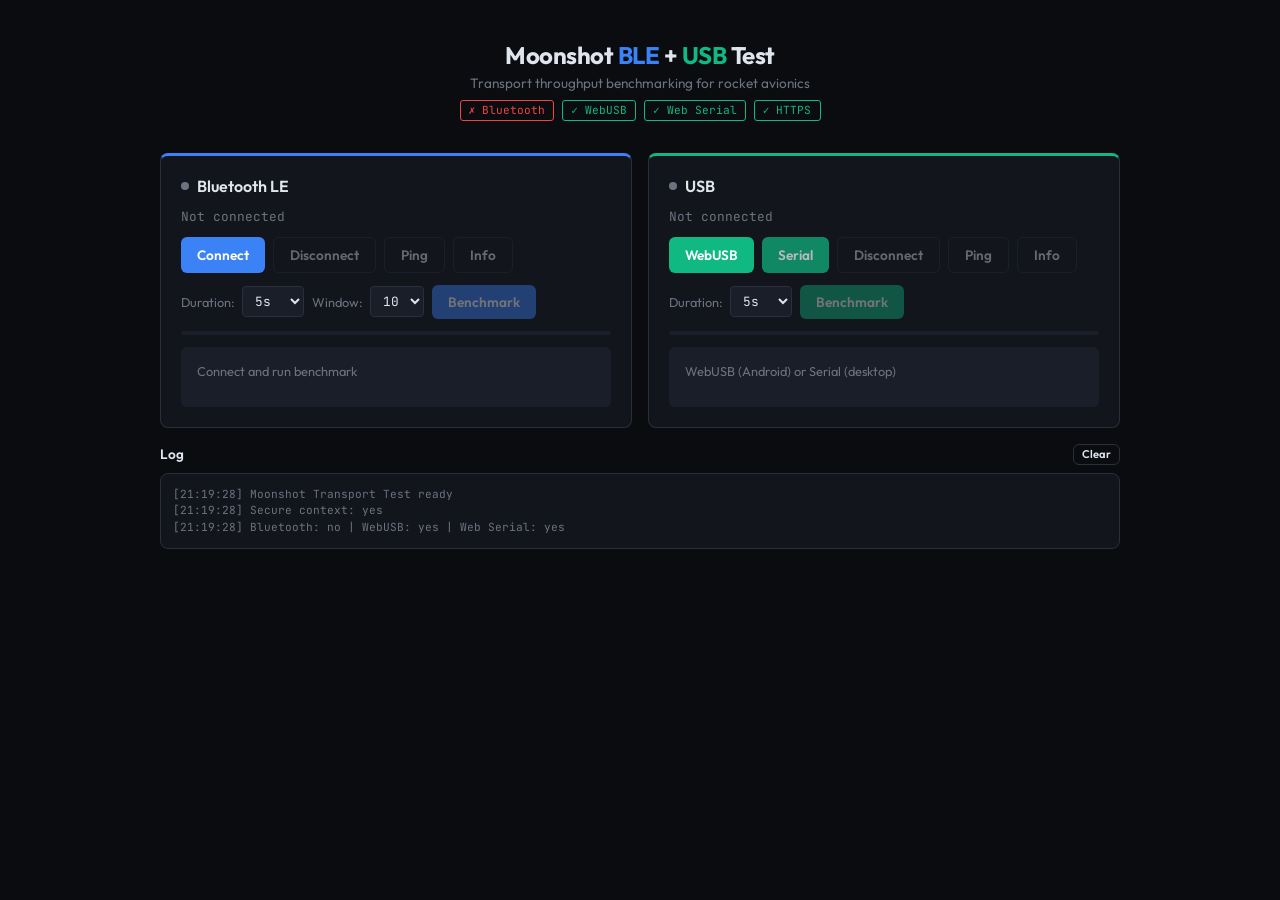
<file: ble usb.html>
<!DOCTYPE html>
<html lang="en">
<head>
<meta charset="UTF-8">
<meta name="viewport" content="width=device-width, initial-scale=1.0">
<title>Moonshot Transport Test</title>
<style>
  @import url('https://fonts.googleapis.com/css2?family=JetBrains+Mono:wght@300;400;500;700&family=Outfit:wght@300;400;600;700&display=swap');

  :root {
    --bg: #0a0c10;
    --surface: #12151c;
    --surface2: #1a1e28;
    --border: #2a2f3d;
    --text: #e0e4ed;
    --text-dim: #6b7280;
    --accent-ble: #3b82f6;
    --accent-usb: #10b981;
    --accent-warn: #f59e0b;
    --accent-err: #ef4444;
    --radius: 8px;
  }

  * { margin: 0; padding: 0; box-sizing: border-box; }

  body {
    font-family: 'Outfit', sans-serif;
    background: var(--bg);
    color: var(--text);
    min-height: 100vh;
    padding: 1rem;
  }

  .mono { font-family: 'JetBrains Mono', monospace; }

  header {
    text-align: center;
    padding: 1.5rem 0 1rem;
  }
  header h1 {
    font-size: 1.5rem;
    font-weight: 700;
    letter-spacing: -0.02em;
  }
  header h1 span.ble { color: var(--accent-ble); }
  header h1 span.usb { color: var(--accent-usb); }
  header p {
    color: var(--text-dim);
    font-size: 0.85rem;
    margin-top: 0.25rem;
  }

  .grid {
    display: grid;
    grid-template-columns: 1fr 1fr;
    gap: 1rem;
    max-width: 960px;
    margin: 0 auto;
  }
  @media (max-width: 700px) {
    .grid { grid-template-columns: 1fr; }
  }

  .card {
    background: var(--surface);
    border: 1px solid var(--border);
    border-radius: var(--radius);
    padding: 1.25rem;
  }
  .card.ble { border-top: 3px solid var(--accent-ble); }
  .card.usb { border-top: 3px solid var(--accent-usb); }

  .card h2 {
    font-size: 1rem;
    font-weight: 600;
    margin-bottom: 0.75rem;
    display: flex;
    align-items: center;
    gap: 0.5rem;
  }
  .card h2 .dot {
    width: 8px; height: 8px;
    border-radius: 50%;
    background: var(--text-dim);
    flex-shrink: 0;
  }
  .card h2 .dot.connected { background: var(--accent-usb); box-shadow: 0 0 6px var(--accent-usb); }

  .status-line {
    font-size: 0.8rem;
    color: var(--text-dim);
    margin-bottom: 0.75rem;
    font-family: 'JetBrains Mono', monospace;
    min-height: 1.2em;
  }

  button {
    font-family: 'Outfit', sans-serif;
    font-weight: 600;
    font-size: 0.85rem;
    border: none;
    border-radius: 6px;
    padding: 0.5rem 1rem;
    cursor: pointer;
    transition: all 0.15s;
  }
  button:disabled { opacity: 0.4; cursor: not-allowed; }
  .btn-ble { background: var(--accent-ble); color: white; }
  .btn-ble:hover:not(:disabled) { background: #2563eb; }
  .btn-usb { background: var(--accent-usb); color: white; }
  .btn-usb:hover:not(:disabled) { background: #059669; }
  .btn-outline { background: transparent; border: 1px solid var(--border); color: var(--text); }
  .btn-outline:hover:not(:disabled) { background: var(--surface2); }

  .btn-row { display: flex; gap: 0.5rem; flex-wrap: wrap; margin-bottom: 0.75rem; }

  .bench-config {
    display: flex;
    align-items: center;
    gap: 0.5rem;
    margin-bottom: 0.75rem;
    flex-wrap: wrap;
  }
  .bench-config label { font-size: 0.8rem; color: var(--text-dim); }
  .bench-config select {
    font-family: 'JetBrains Mono', monospace;
    font-size: 0.8rem;
    background: var(--surface2);
    border: 1px solid var(--border);
    border-radius: 4px;
    color: var(--text);
    padding: 0.3rem 0.5rem;
  }

  .result-box {
    background: var(--surface2);
    border-radius: 6px;
    padding: 1rem;
    margin-top: 0.75rem;
    min-height: 60px;
  }
  .result-box .big-number {
    font-family: 'JetBrains Mono', monospace;
    font-size: 2rem;
    font-weight: 700;
    line-height: 1;
  }
  .result-box .big-number.ble { color: var(--accent-ble); }
  .result-box .big-number.usb { color: var(--accent-usb); }
  .result-box .unit { font-size: 0.85rem; color: var(--text-dim); margin-left: 0.25rem; }
  .result-box .detail {
    font-size: 0.75rem;
    color: var(--text-dim);
    font-family: 'JetBrains Mono', monospace;
    margin-top: 0.5rem;
  }

  .progress-bar {
    width: 100%;
    height: 4px;
    background: var(--surface2);
    border-radius: 2px;
    margin-top: 0.5rem;
    overflow: hidden;
  }
  .progress-bar .fill { height: 100%; border-radius: 2px; transition: width 0.1s; width: 0%; }
  .progress-bar .fill.ble { background: var(--accent-ble); }
  .progress-bar .fill.usb { background: var(--accent-usb); }

  .log-panel { max-width: 960px; margin: 1rem auto 0; }
  .log-panel h3 {
    font-size: 0.85rem; font-weight: 600; margin-bottom: 0.5rem;
    display: flex; align-items: center; justify-content: space-between;
  }
  #log {
    background: var(--surface);
    border: 1px solid var(--border);
    border-radius: var(--radius);
    padding: 0.75rem;
    font-family: 'JetBrains Mono', monospace;
    font-size: 0.7rem;
    line-height: 1.5;
    max-height: 200px;
    overflow-y: auto;
    color: var(--text-dim);
  }
  #log .log-ble { color: var(--accent-ble); }
  #log .log-usb { color: var(--accent-usb); }
  #log .log-err { color: var(--accent-err); }
  #log .log-warn { color: var(--accent-warn); }

  .api-badges { display: flex; gap: 0.5rem; justify-content: center; margin: 0.5rem 0 1rem; flex-wrap: wrap; }
  .badge {
    font-size: 0.7rem; font-family: 'JetBrains Mono', monospace;
    padding: 0.15rem 0.5rem; border-radius: 3px; border: 1px solid var(--border);
  }
  .badge.ok { border-color: var(--accent-usb); color: var(--accent-usb); }
  .badge.no { border-color: var(--accent-err); color: var(--accent-err); }

  .results-history { max-width: 960px; margin: 1rem auto 0; }
  .results-history h3 { font-size: 0.85rem; font-weight: 600; margin-bottom: 0.5rem; }
  .history-table {
    width: 100%; border-collapse: collapse;
    font-size: 0.75rem; font-family: 'JetBrains Mono', monospace;
  }
  .history-table th, .history-table td {
    padding: 0.4rem 0.6rem; text-align: left; border-bottom: 1px solid var(--border);
  }
  .history-table th { color: var(--text-dim); font-weight: 500; }
</style>
</head>
<body>

<header>
  <h1>Moonshot <span class="ble">BLE</span> + <span class="usb">USB</span> Test</h1>
  <p>Transport throughput benchmarking for rocket avionics</p>
  <div class="api-badges" id="badges"></div>
</header>

<div class="grid">
  <!-- BLE Card -->
  <div class="card ble">
    <h2><span class="dot" id="ble-dot"></span> Bluetooth LE</h2>
    <div class="status-line" id="ble-status">Not connected</div>
    <div class="btn-row">
      <button class="btn-ble" id="ble-connect" onclick="bleConnect()">Connect</button>
      <button class="btn-outline" id="ble-disconnect" onclick="bleDisconnect()" disabled>Disconnect</button>
      <button class="btn-outline" id="ble-ping" onclick="blePing()" disabled>Ping</button>
      <button class="btn-outline" id="ble-info" onclick="bleInfo()" disabled>Info</button>
    </div>
    <div class="bench-config">
      <label>Duration:</label>
      <select id="ble-secs">
        <option value="3">3s</option>
        <option value="5" selected>5s</option>
        <option value="10">10s</option>
        <option value="20">20s</option>
      </select>
      <label>Window:</label>
      <select id="ble-window" title="Max notifications in-flight (credit window)">
        <option value="2">2</option>
        <option value="5">5</option>
        <option value="10" selected>10</option>
        <option value="20">20</option>
        <option value="50">50</option>
      </select>
      <button class="btn-ble" id="ble-bench" onclick="bleBench()" disabled>Benchmark</button>
    </div>
    <div class="progress-bar"><div class="fill ble" id="ble-progress"></div></div>
    <div class="result-box" id="ble-result">
      <div style="color: var(--text-dim); font-size: 0.8rem;">Connect and run benchmark</div>
    </div>
  </div>

  <!-- USB Card -->
  <div class="card usb">
    <h2><span class="dot" id="usb-dot"></span> USB</h2>
    <div class="status-line" id="usb-status">Not connected</div>
    <div class="btn-row">
      <button class="btn-usb" id="usb-webusb-connect" onclick="webusbConnect()" title="Works on Android Chrome">WebUSB</button>
      <button class="btn-usb" id="usb-serial-connect" onclick="usbSerialConnect()" title="Desktop Chrome only" style="opacity:0.7">Serial</button>
      <button class="btn-outline" id="usb-disconnect" onclick="usbDisconnect()" disabled>Disconnect</button>
      <button class="btn-outline" id="usb-ping" onclick="usbPing()" disabled>Ping</button>
      <button class="btn-outline" id="usb-info" onclick="usbInfo()" disabled>Info</button>
    </div>
    <div class="bench-config">
      <label>Duration:</label>
      <select id="usb-secs">
        <option value="3">3s</option>
        <option value="5" selected>5s</option>
        <option value="10">10s</option>
        <option value="20">20s</option>
      </select>
      <button class="btn-usb" id="usb-bench" onclick="usbBench()" disabled>Benchmark</button>
    </div>
    <div class="progress-bar"><div class="fill usb" id="usb-progress"></div></div>
    <div class="result-box" id="usb-result">
      <div style="color: var(--text-dim); font-size: 0.8rem;">WebUSB (Android) or Serial (desktop)</div>
    </div>
  </div>
</div>

<!-- Results History -->
<div class="results-history" id="history-section" style="display:none">
  <h3>Results History</h3>
  <table class="history-table">
    <thead><tr><th>Transport</th><th>Size</th><th>Time</th><th>Speed</th><th>Verified</th></tr></thead>
    <tbody id="history-body"></tbody>
  </table>
</div>

<!-- Log -->
<div class="log-panel">
  <h3>Log <button class="btn-outline" onclick="clearLog()" style="font-size:0.7rem;padding:0.15rem 0.5rem;">Clear</button></h3>
  <div id="log"></div>
</div>

<script>
// ── Constants ────────────────────────────────────────────────────────────────
const SERVICE_UUID = 'a0e1f2d3-4b5c-6d7e-8f90-a1b2c3d4e5f6';
const TX_CHAR_UUID = 'a0e1f2d3-4b5c-6d7e-8f90-a1b2c3d4e5f7';
const RX_CHAR_UUID = 'a0e1f2d3-4b5c-6d7e-8f90-a1b2c3d4e5f8';

// ── BLE State ────────────────────────────────────────────────────────────────
let bleDevice = null, bleServer = null, bleTxChar = null, bleRxChar = null;
let bleBenchActive = false, bleBenchReceived = 0, bleBenchStart = 0;
let bleBenchVerifyErrors = 0, bleBenchSecs = 5;
let bleWindow = 10, bleCreditsGranted = 0, bleNotifsReceived = 0;

// ── USB State (shared between WebUSB and Web Serial) ─────────────────────────
let usbMode = null; // 'webusb' | 'serial' | null
// Web Serial
let serialPort = null, serialReader = null, serialWriter = null;
// WebUSB
let webusbDevice = null, webusbEpIn = null, webusbEpOut = null, webusbIfaceNum = -1;
// Shared bench state
let usbBenchActive = false, usbBenchReceived = 0, usbBenchStart = 0;
let usbBenchVerifyErrors = 0, usbBenchSecs = 5;
let usbReadBuffer = new Uint8Array(0);

// History
const results = [];

// ── Logging ──────────────────────────────────────────────────────────────────
function log(msg, cls = '') {
  const el = document.getElementById('log');
  const ts = new Date().toLocaleTimeString('en-AU', {hour12:false, hour:'2-digit', minute:'2-digit', second:'2-digit'});
  const line = document.createElement('div');
  if (cls) line.className = cls;
  line.textContent = `[${ts}] ${msg}`;
  el.appendChild(line);
  el.scrollTop = el.scrollHeight;
}
function clearLog() { document.getElementById('log').innerHTML = ''; }

// ── Pattern verification ─────────────────────────────────────────────────────
function benchPattern(offset) { return ((offset * 7 + 13) & 0xFF); }

function verifyChunk(data, globalOffset) {
  let errors = 0;
  for (let i = 0; i < data.length; i++) {
    if (data[i] !== benchPattern(globalOffset + i)) {
      errors++;
      if (errors <= 3) log(`verify fail @ ${globalOffset+i}: 0x${data[i].toString(16)} != 0x${benchPattern(globalOffset+i).toString(16)}`, 'log-warn');
    }
  }
  return errors;
}

// ── API Detection ────────────────────────────────────────────────────────────
function checkAPIs() {
  const badges = document.getElementById('badges');
  const apis = [
    ['Bluetooth', !!navigator.bluetooth],
    ['WebUSB', !!navigator.usb],
    ['Web Serial', !!navigator.serial],
    ['HTTPS', !!window.isSecureContext],
  ];
  badges.innerHTML = apis.map(([name, ok]) =>
    `<span class="badge ${ok ? 'ok' : 'no'}">${ok ? '✓' : '✗'} ${name}</span>`
  ).join('');
}
checkAPIs();

// ── UI Helpers ───────────────────────────────────────────────────────────────
function setConnected(transport, connected) {
  document.getElementById(`${transport}-dot`).className = connected ? 'dot connected' : 'dot';
  document.getElementById(`${transport}-disconnect`).disabled = !connected;
  document.getElementById(`${transport}-ping`).disabled = !connected;
  document.getElementById(`${transport}-info`).disabled = !connected;
  document.getElementById(`${transport}-bench`).disabled = !connected;
  if (transport === 'ble') {
    document.getElementById('ble-connect').disabled = connected;
  } else if (transport === 'usb') {
    document.getElementById('usb-webusb-connect').disabled = connected;
    document.getElementById('usb-serial-connect').disabled = connected;
  }
}

function showResult(transport, kBps, detail, verified) {
  const box = document.getElementById(`${transport}-result`);
  box.innerHTML = `
    <div class="big-number ${transport}">${kBps.toFixed(1)}<span class="unit">kB/s</span></div>
    <div class="detail">${detail}</div>
    ${verified !== undefined ? `<div class="detail" style="color:${verified ? 'var(--accent-usb)' : 'var(--accent-err)'}">
      ${verified ? '✓ Data verified' : '✗ Verification errors'}</div>` : ''}
  `;
}

function setProgress(transport, pct) {
  document.getElementById(`${transport}-progress`).style.width = `${Math.min(100, pct)}%`;
}

function addHistory(transport, bytes, elapsed, kBps, verified) {
  results.push({transport, bytes, elapsed, kBps, verified});
  document.getElementById('history-section').style.display = '';
  const tr = document.createElement('tr');
  tr.innerHTML = `
    <td style="color:var(--accent-${transport})">${transport.toUpperCase()}</td>
    <td>${formatBytes(bytes)}</td>
    <td>${(elapsed/1000).toFixed(2)}s</td>
    <td>${kBps.toFixed(1)} kB/s</td>
    <td style="color:${verified ? 'var(--accent-usb)' : 'var(--accent-err)'}">${verified ? '✓' : '✗'}</td>
  `;
  document.getElementById('history-body').prepend(tr);
}

function formatBytes(b) {
  if (b >= 1048576) return (b/1048576).toFixed(1) + ' MB';
  if (b >= 1024) return (b/1024).toFixed(0) + ' KB';
  return b + ' B';
}


// ═══════════════════════════════════════════════════════════════════════════════
// BLE
// ═══════════════════════════════════════════════════════════════════════════════

async function bleConnect() {
  if (!navigator.bluetooth) { log('Web Bluetooth not available', 'log-err'); return; }
  try {
    log('Requesting BLE device...', 'log-ble');
    bleDevice = await navigator.bluetooth.requestDevice({
      filters: [{ services: [SERVICE_UUID] }]
    });
    bleDevice.addEventListener('gattserverdisconnected', () => {
      log('BLE disconnected', 'log-ble');
      setConnected('ble', false);
      document.getElementById('ble-status').textContent = 'Disconnected';
      bleBenchActive = false;
    });
    log(`Connecting to ${bleDevice.name}...`, 'log-ble');
    bleServer = await bleDevice.gatt.connect();
    const service = await bleServer.getPrimaryService(SERVICE_UUID);
    bleTxChar = await service.getCharacteristic(TX_CHAR_UUID);
    bleRxChar = await service.getCharacteristic(RX_CHAR_UUID);
    await bleTxChar.startNotifications();
    bleTxChar.addEventListener('characteristicvaluechanged', onBleNotification);
    setConnected('ble', true);
    document.getElementById('ble-status').textContent = `Connected: ${bleDevice.name}`;
    log(`BLE connected to ${bleDevice.name}`, 'log-ble');
  } catch (e) {
    log(`BLE connect error: ${e.message}`, 'log-err');
  }
}

async function bleDisconnect() {
  if (bleDevice && bleDevice.gatt.connected) bleDevice.gatt.disconnect();
}

async function bleSendCmd(obj) {
  if (!bleRxChar) return;
  const data = new TextEncoder().encode(JSON.stringify(obj));
  await bleRxChar.writeValueWithoutResponse(data);
}

async function blePing() {
  window._blePingStart = performance.now();
  bleSendCmd({cmd: 'ping'});
}

async function bleInfo() { bleSendCmd({cmd: 'info'}); }

function onBleNotification(event) {
  const value = event.target.value;

  if (bleBenchActive) {
    const chunk = new Uint8Array(value.buffer);

    // Check for JSON control message
    if (chunk[0] === 0x7B) {
      try {
        const msg = JSON.parse(new TextDecoder().decode(chunk));
        handleBleControlMsg(msg);
        return;
      } catch(e) { /* data, not JSON */ }
    }

    // Benchmark data
    bleBenchVerifyErrors += verifyChunk(chunk, bleBenchReceived);
    bleBenchReceived += chunk.length;
    bleNotifsReceived++;

    // Receive-driven credit replenishment
    const inFlight = bleCreditsGranted - bleNotifsReceived;
    const replenish = bleWindow - inFlight;
    if (replenish > 0) {
      bleSendCmd({cmd: 'credit', n: replenish});
      bleCreditsGranted += replenish;
    }

    // Progress based on elapsed time
    const elapsed = performance.now() - bleBenchStart;
    const pct = Math.min(100, (elapsed / (bleBenchSecs * 1000)) * 100);
    setProgress('ble', pct);

    if (bleBenchReceived % 10240 < chunk.length) {
      const kBps = (bleBenchReceived / 1024) / (elapsed / 1000);
      document.getElementById('ble-status').textContent =
        `Bench: ${formatBytes(bleBenchReceived)} (${kBps.toFixed(0)} kB/s) inflight:${inFlight}`;
    }
    return;
  }

  // Control message outside bench
  try {
    const msg = JSON.parse(new TextDecoder().decode(value.buffer));
    handleBleControlMsg(msg);
  } catch(e) {
    log(`BLE raw: ${new TextDecoder().decode(value.buffer)}`, 'log-ble');
  }
}

function handleBleControlMsg(msg) {
  if (msg.resp === 'pong') {
    const rtt = window._blePingStart ? (performance.now() - window._blePingStart).toFixed(1) : '?';
    log(`BLE pong (RTT: ${rtt}ms, uptime: ${msg.uptime_ms}ms)`, 'log-ble');
  } else if (msg.resp === 'info') {
    log(`BLE info: MTU=${msg.ble_mtu}, payload=${msg.ble_payload}, heap=${msg.free_heap}`, 'log-ble');
    document.getElementById('ble-status').textContent =
      `Connected | MTU: ${msg.ble_mtu} | Payload: ${msg.ble_payload}B`;
  } else if (msg.resp === 'bench_start') {
    log(`BLE bench starting: payload=${msg.payload_size}B, ${msg.secs}s`, 'log-ble');
    bleBenchActive = true;
    bleBenchReceived = 0;
    bleBenchStart = performance.now();
    bleBenchVerifyErrors = 0;
    bleNotifsReceived = 0;
    bleCreditsGranted = 0;
    bleBenchSecs = msg.secs || 5;
    bleWindow = parseInt(document.getElementById('ble-window').value);
    bleSendCmd({cmd: 'credit', n: bleWindow});
    bleCreditsGranted = bleWindow;
  } else if (msg.resp === 'bench_done') {
    bleBenchActive = false;
    const clientElapsed = performance.now() - bleBenchStart;
    const kBps = (bleBenchReceived / 1024) / (clientElapsed / 1000);
    const detail = `${formatBytes(bleBenchReceived)} in ${(clientElapsed/1000).toFixed(2)}s | Device: ${msg.kBps} kB/s | Errors: ${bleBenchVerifyErrors}`;
    showResult('ble', kBps, detail, bleBenchVerifyErrors === 0);
    setProgress('ble', 100);
    addHistory('ble', bleBenchReceived, clientElapsed, kBps, bleBenchVerifyErrors === 0);
    log(`BLE done: ${kBps.toFixed(1)} kB/s, ${bleBenchVerifyErrors} errors`, 'log-ble');
    document.getElementById('ble-status').textContent = `Connected: ${bleDevice.name}`;
  } else if (msg.resp === 'error') {
    log(`BLE error: ${msg.msg}`, 'log-err');
  }
}

async function bleBench() {
  const secs = parseInt(document.getElementById('ble-secs').value);
  setProgress('ble', 0);
  log(`Starting BLE benchmark: ${secs}s, window=${document.getElementById('ble-window').value}`, 'log-ble');
  await bleSendCmd({cmd: 'bench', bytes: 0, secs: secs});
}


// ═══════════════════════════════════════════════════════════════════════════════
// USB — shared send/receive, two connect modes
// ═══════════════════════════════════════════════════════════════════════════════

// ── Shared USB send ──────────────────────────────────────────────────────────
async function usbSend(text) {
  const data = new TextEncoder().encode(text);
  if (usbMode === 'webusb' && webusbDevice && webusbDevice.opened) {
    await webusbDevice.transferOut(webusbEpOut.endpointNumber, data);
  } else if (usbMode === 'serial' && serialWriter) {
    await serialWriter.write(data);
  }
}

async function usbSendCmd(obj) { await usbSend(JSON.stringify(obj) + '\n'); }
async function usbSendAck() { await usbSend('{"cmd":"ack"}\n'); }

function usbPing() { window._usbPingStart = performance.now(); usbSendCmd({cmd: 'ping'}); }
function usbInfo() { usbSendCmd({cmd: 'info'}); }

async function usbBench() {
  const secs = parseInt(document.getElementById('usb-secs').value);
  setProgress('usb', 0);
  usbBenchSecs = secs;
  log(`Starting USB benchmark: ${secs}s (${usbMode})`, 'log-usb');
  await usbSendCmd({cmd: 'bench', bytes: 0, secs: secs});
}

// ── Shared USB data handler (fed by both WebUSB and Web Serial read loops) ──
function handleUsbRawData(incoming) {
  // Append to buffer
  const newBuf = new Uint8Array(usbReadBuffer.length + incoming.length);
  newBuf.set(usbReadBuffer);
  newBuf.set(incoming, usbReadBuffer.length);
  usbReadBuffer = newBuf;

  while (usbReadBuffer.length > 0) {
    // JSON control message?
    if (usbReadBuffer[0] === 0x7B) { // '{'
      const nlIdx = usbReadBuffer.indexOf(0x0A);
      if (nlIdx === -1) break; // Wait for newline
      const jsonBytes = usbReadBuffer.slice(0, nlIdx);
      usbReadBuffer = usbReadBuffer.slice(nlIdx + 1);
      try {
        handleUsbControlMsg(JSON.parse(new TextDecoder().decode(jsonBytes)));
      } catch(e) { /* skip */ }
      continue;
    }

    // Binary data frame: 'D' + 3-byte length + payload
    if (usbReadBuffer[0] !== 0x44) { // Not 'D'
      usbReadBuffer = usbReadBuffer.slice(1); // Skip garbage byte
      continue;
    }
    if (usbReadBuffer.length < 4) break;
    const len = (usbReadBuffer[1] << 16) | (usbReadBuffer[2] << 8) | usbReadBuffer[3];
    if (usbReadBuffer.length < 4 + len) break;

    const payload = usbReadBuffer.slice(4, 4 + len);
    usbReadBuffer = usbReadBuffer.slice(4 + len);

    if (usbBenchActive) {
      usbBenchVerifyErrors += verifyChunk(payload, usbBenchReceived);
      usbBenchReceived += payload.length;

      const elapsed = performance.now() - usbBenchStart;
      const pct = Math.min(100, (elapsed / (usbBenchSecs * 1000)) * 100);
      setProgress('usb', pct);

      if (usbBenchReceived % 51200 < payload.length) {
        const kBps = (usbBenchReceived / 1024) / (elapsed / 1000);
        document.getElementById('usb-status').textContent =
          `Bench: ${formatBytes(usbBenchReceived)} (${kBps.toFixed(0)} kB/s)`;
      }
    }

    // ACK to release next chunk
    usbSendAck();
  }
}

function handleUsbControlMsg(msg) {
  if (msg.resp === 'pong') {
    const rtt = window._usbPingStart ? (performance.now() - window._usbPingStart).toFixed(1) : '?';
    log(`USB pong (RTT: ${rtt}ms, uptime: ${msg.uptime_ms}ms, transport: ${msg.transport})`, 'log-usb');
  } else if (msg.resp === 'info') {
    log(`USB info: transport=${msg.transport}, webusb=${msg.webusb}, heap=${msg.free_heap}`, 'log-usb');
    document.getElementById('usb-status').textContent =
      `Connected (${usbMode}) | ${msg.transport}`;
  } else if (msg.resp === 'bench_start') {
    log(`USB bench starting: chunk=${msg.chunk_size}B, ${msg.secs}s`, 'log-usb');
    usbBenchActive = true;
    usbBenchReceived = 0;
    usbBenchStart = performance.now();
    usbBenchVerifyErrors = 0;
    usbBenchSecs = msg.secs || 5;
    usbReadBuffer = new Uint8Array(0);
  } else if (msg.resp === 'bench_done') {
    usbBenchActive = false;
    const clientElapsed = performance.now() - usbBenchStart;
    const kBps = (usbBenchReceived / 1024) / (clientElapsed / 1000);
    const detail = `${formatBytes(usbBenchReceived)} in ${(clientElapsed/1000).toFixed(2)}s | Device: ${msg.kBps} kB/s | Errors: ${usbBenchVerifyErrors}`;
    showResult('usb', kBps, detail, usbBenchVerifyErrors === 0);
    setProgress('usb', 100);
    addHistory('usb', usbBenchReceived, clientElapsed, kBps, usbBenchVerifyErrors === 0);
    log(`USB done: ${kBps.toFixed(1)} kB/s (${usbMode}), ${usbBenchVerifyErrors} errors`, 'log-usb');
    document.getElementById('usb-status').textContent = `Connected (${usbMode})`;
  } else if (msg.resp === 'error') {
    log(`USB error: ${msg.msg}`, 'log-err');
  }
}


// ── WebUSB Connect (Android Chrome) ──────────────────────────────────────────
async function webusbConnect() {
  if (!navigator.usb) { log('WebUSB not available', 'log-err'); return; }
  try {
    log('Requesting WebUSB device...', 'log-usb');
    webusbDevice = await navigator.usb.requestDevice({
      filters: [{ vendorId: 0x303A }] // Espressif
    });
    await webusbDevice.open();
    if (!webusbDevice.configuration) await webusbDevice.selectConfiguration(1);

    // Find vendor-class interface (0xFF)
    let vendorIface = null;
    for (const iface of webusbDevice.configuration.interfaces) {
      for (const alt of iface.alternates) {
        if (alt.interfaceClass === 0xFF) { vendorIface = iface; break; }
      }
      if (vendorIface) break;
    }
    if (!vendorIface) {
      log('No vendor interface. Firmware needs USB-OTG (TinyUSB) mode with USBVendor.', 'log-err');
      await webusbDevice.close();
      return;
    }

    await webusbDevice.claimInterface(vendorIface.interfaceNumber);
    webusbIfaceNum = vendorIface.interfaceNumber;

    const alt = vendorIface.alternates[0];
    webusbEpIn = null; webusbEpOut = null;
    for (const ep of alt.endpoints) {
      if (ep.direction === 'in') webusbEpIn = ep;
      if (ep.direction === 'out') webusbEpOut = ep;
    }
    if (!webusbEpIn || !webusbEpOut) {
      log('Missing bulk endpoints on vendor interface', 'log-err');
      await webusbDevice.close();
      return;
    }

    usbMode = 'webusb';
    setConnected('usb', true);
    document.getElementById('usb-status').textContent = `Connected (WebUSB)`;
    log(`WebUSB connected: ${webusbDevice.productName || 'ESP32-S3'}`, 'log-usb');
    webusbReadLoop();
  } catch (e) {
    log(`WebUSB error: ${e.message}`, 'log-err');
  }
}

async function webusbReadLoop() {
  try {
    while (webusbDevice && webusbDevice.opened) {
      const result = await webusbDevice.transferIn(webusbEpIn.endpointNumber, 16384);
      if (result.status === 'ok' && result.data.byteLength > 0) {
        handleUsbRawData(new Uint8Array(result.data.buffer));
      }
    }
  } catch(e) {
    if (e.name !== 'AbortError' && e.name !== 'NetworkError') {
      log(`WebUSB read error: ${e.message}`, 'log-err');
    }
  }
}


// ── Web Serial Connect (Desktop Chrome) ──────────────────────────────────────
async function usbSerialConnect() {
  if (!navigator.serial) { log('Web Serial not available (desktop Chrome only)', 'log-err'); return; }
  try {
    log('Requesting serial port...', 'log-usb');
    serialPort = await navigator.serial.requestPort({
      filters: [{ usbVendorId: 0x303A }]
    });
    await serialPort.open({ baudRate: 921600 });
    serialWriter = serialPort.writable.getWriter();
    serialReader = serialPort.readable.getReader();

    usbMode = 'serial';
    setConnected('usb', true);
    document.getElementById('usb-status').textContent = 'Connected (Web Serial)';
    log('Web Serial connected', 'log-usb');
    serialReadLoop();
  } catch (e) {
    log(`Serial error: ${e.message}`, 'log-err');
  }
}

async function serialReadLoop() {
  try {
    while (true) {
      const {value, done} = await serialReader.read();
      if (done) break;
      handleUsbRawData(value);
    }
  } catch(e) {
    if (e.name !== 'AbortError') log(`Serial read error: ${e.message}`, 'log-err');
  }
}


// ── USB Disconnect (both modes) ──────────────────────────────────────────────
async function usbDisconnect() {
  usbBenchActive = false;
  try {
    if (usbMode === 'serial') {
      if (serialReader) { await serialReader.cancel(); serialReader = null; }
      if (serialWriter) { serialWriter.releaseLock(); serialWriter = null; }
      if (serialPort) { await serialPort.close(); serialPort = null; }
    } else if (usbMode === 'webusb') {
      if (webusbDevice && webusbDevice.opened) {
        if (webusbIfaceNum >= 0) {
          try { await webusbDevice.releaseInterface(webusbIfaceNum); } catch(e) {}
        }
        await webusbDevice.close();
      }
      webusbDevice = null; webusbEpIn = null; webusbEpOut = null; webusbIfaceNum = -1;
    }
  } catch(e) { /* ignore */ }

  const prev = usbMode;
  usbMode = null;
  setConnected('usb', false);
  document.getElementById('usb-status').textContent = 'Disconnected';
  log(`USB disconnected (was: ${prev})`, 'log-usb');
}


// ── Init ─────────────────────────────────────────────────────────────────────
log('Moonshot Transport Test ready');
log(`Secure context: ${window.isSecureContext ? 'yes' : 'NO - need HTTPS'}`);
log(`Bluetooth: ${navigator.bluetooth ? 'yes' : 'no'} | WebUSB: ${navigator.usb ? 'yes' : 'no'} | Web Serial: ${navigator.serial ? 'yes' : 'no'}`);
</script>
</body>
</html>
</file>
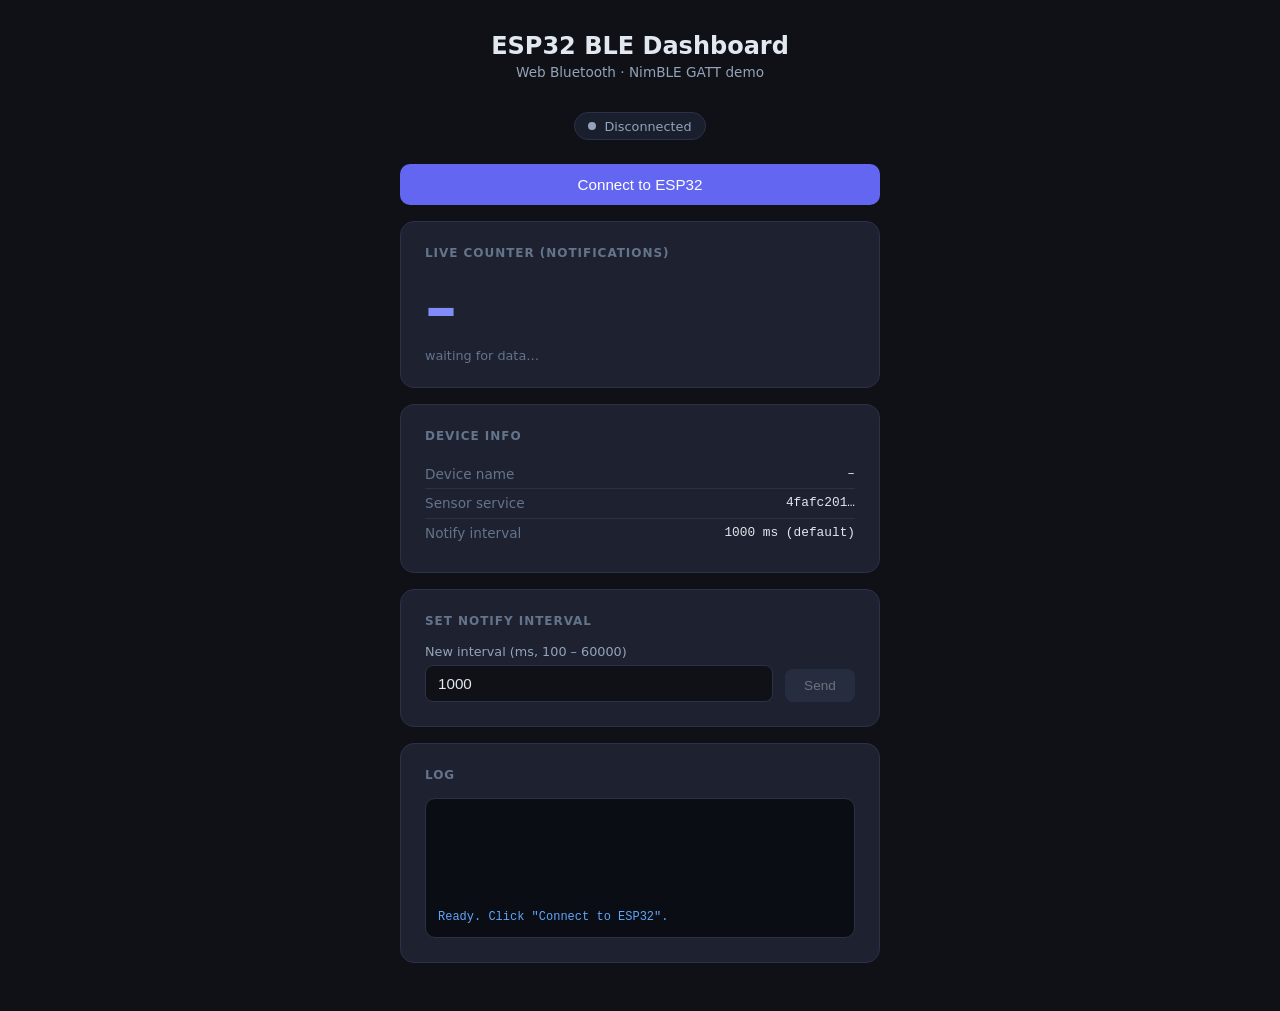
<file: ble_dashboard.html>
<!DOCTYPE html>
<html lang="en">
<head>
  <meta charset="UTF-8">
  <meta name="viewport" content="width=device-width, initial-scale=1.0">
  <title>ESP32 BLE Dashboard</title>
  <style>
    *, *::before, *::after { box-sizing: border-box; margin: 0; padding: 0; }

    body {
      font-family: system-ui, sans-serif;
      background: #0f1117;
      color: #e2e8f0;
      min-height: 100vh;
      display: flex;
      flex-direction: column;
      align-items: center;
      padding: 2rem 1rem;
    }

    h1 { font-size: 1.5rem; font-weight: 600; margin-bottom: 0.25rem; }
    p.sub { color: #94a3b8; font-size: 0.85rem; margin-bottom: 2rem; }

    .card {
      background: #1e2130;
      border: 1px solid #2d3148;
      border-radius: 14px;
      padding: 1.5rem;
      width: 100%;
      max-width: 480px;
      margin-bottom: 1rem;
    }
    .card h2 { font-size: 0.75rem; text-transform: uppercase; letter-spacing: .08em; color: #64748b; margin-bottom: 1rem; }

    /* Status badge */
    #status-badge {
      display: inline-flex;
      align-items: center;
      gap: 0.5rem;
      padding: 0.35rem 0.85rem;
      border-radius: 999px;
      font-size: 0.8rem;
      font-weight: 500;
      background: #1a1f2e;
      border: 1px solid #2d3148;
      margin-bottom: 1.5rem;
      transition: background 0.3s, border-color 0.3s;
    }
    #status-badge.connected    { background: #0f2820; border-color: #1d6b48; color: #4ade80; }
    #status-badge.disconnected { color: #94a3b8; }
    #status-badge.scanning     { color: #60a5fa; border-color: #1e3a5f; background: #0c1a30; }
    .dot {
      width: 8px; height: 8px; border-radius: 50%; background: currentColor;
      animation: none;
    }
    .connected .dot  { animation: pulse 1.4s ease-in-out infinite; }
    @keyframes pulse { 0%,100%{opacity:1} 50%{opacity:.35} }

    /* Big counter */
    #counter-display {
      font-size: 4rem;
      font-weight: 700;
      font-variant-numeric: tabular-nums;
      line-height: 1;
      color: #818cf8;
      margin-bottom: 0.5rem;
    }
    #counter-label { font-size: 0.8rem; color: #64748b; }

    /* Device info */
    .info-row { display: flex; justify-content: space-between; font-size: 0.85rem; padding: 0.4rem 0; border-bottom: 1px solid #2d3148; }
    .info-row:last-child { border-bottom: none; }
    .info-row span:first-child { color: #64748b; }
    .info-row span:last-child  { color: #e2e8f0; font-family: monospace; font-size: 0.8rem; text-align: right; max-width: 65%; word-break: break-all; }

    /* Controls */
    label { font-size: 0.8rem; color: #94a3b8; display: block; margin-bottom: 0.4rem; }
    .row { display: flex; gap: 0.75rem; align-items: flex-end; }
    input[type=number] {
      flex: 1;
      background: #0f1117;
      border: 1px solid #2d3148;
      border-radius: 8px;
      color: #e2e8f0;
      font-size: 0.95rem;
      padding: 0.55rem 0.75rem;
    }
    input[type=number]:focus { outline: none; border-color: #6366f1; }

    button {
      padding: 0.55rem 1.2rem;
      border-radius: 8px;
      font-size: 0.85rem;
      font-weight: 500;
      border: none;
      cursor: pointer;
      transition: opacity 0.15s, transform 0.1s;
    }
    button:active { transform: scale(0.97); }
    button:disabled { opacity: 0.4; cursor: not-allowed; }

    #btn-connect    { background: #6366f1; color: #fff; width: 100%; padding: 0.75rem; font-size: 0.95rem; border-radius: 10px; margin-bottom: 1rem; }
    #btn-connect.active { background: #dc2626; }
    #btn-send       { background: #334155; color: #e2e8f0; }

    #log {
      background: #0a0d14;
      border: 1px solid #2d3148;
      border-radius: 10px;
      padding: 0.75rem;
      font-family: monospace;
      font-size: 0.75rem;
      color: #64748b;
      height: 140px;
      overflow-y: auto;
      display: flex;
      flex-direction: column-reverse;
    }
    #log .entry { padding: 1px 0; }
    #log .entry.info   { color: #60a5fa; }
    #log .entry.ok     { color: #4ade80; }
    #log .entry.warn   { color: #fbbf24; }
    #log .entry.data   { color: #a5b4fc; }
    #log .entry.error  { color: #f87171; }
  </style>
</head>
<body>

  <h1>ESP32 BLE Dashboard</h1>
  <p class="sub">Web Bluetooth · NimBLE GATT demo</p>

  <!-- Status -->
  <div id="status-badge" class="disconnected">
    <span class="dot"></span>
    <span id="status-text">Disconnected</span>
  </div>

  <!-- Connect button -->
  <div style="width:100%;max-width:480px">
    <button id="btn-connect" onclick="toggleConnection()">Connect to ESP32</button>
  </div>

  <!-- Counter -->
  <div class="card">
    <h2>Live counter (notifications)</h2>
    <div id="counter-display">–</div>
    <div id="counter-label">waiting for data…</div>
  </div>

  <!-- Device info -->
  <div class="card">
    <h2>Device info</h2>
    <div class="info-row"><span>Device name</span><span id="info-name">–</span></div>
    <div class="info-row"><span>Sensor service</span><span id="info-svc">4fafc201…</span></div>
    <div class="info-row"><span>Notify interval</span><span id="info-interval">1000 ms (default)</span></div>
  </div>

  <!-- Write config -->
  <div class="card">
    <h2>Set notify interval</h2>
    <label>New interval (ms, 100 – 60000)</label>
    <div class="row">
      <input type="number" id="interval-input" value="1000" min="100" max="60000" step="100" disabled>
      <button id="btn-send" onclick="sendInterval()" disabled>Send</button>
    </div>
  </div>

  <!-- Log -->
  <div class="card">
    <h2>Log</h2>
    <div id="log"><div class="entry info">Ready. Click "Connect to ESP32".</div></div>
  </div>

<script>
// ── UUIDs – must match the .ino ───────────────────────────────────────────────
const SENSOR_SERVICE_UUID = '4fafc201-1fb5-459e-8fcc-c5c9c331914b';
const COUNTER_CHAR_UUID   = 'beb5483e-36e1-4688-b7f5-ea07361b26a8';
const CONFIG_CHAR_UUID    = 'beb5483e-36e1-4688-b7f5-ea07361b26a9';
const DEVINFO_SERVICE_UUID = 0x180a;
const DEVNAME_CHAR_UUID    = 0x2a00;

// ── State ─────────────────────────────────────────────────────────────────────
let bleDevice       = null;
let bleServer       = null;
let counterChar     = null;
let configChar      = null;
let notifyCount     = 0;

// ── Logging ───────────────────────────────────────────────────────────────────
function log(msg, type = 'info') {
  const el = document.getElementById('log');
  const entry = document.createElement('div');
  entry.className = `entry ${type}`;
  const ts = new Date().toLocaleTimeString();
  entry.textContent = `[${ts}] ${msg}`;
  el.prepend(entry);
}

// ── UI helpers ────────────────────────────────────────────────────────────────
function setStatus(label, cls) {
  const badge = document.getElementById('status-badge');
  badge.className = cls;
  document.getElementById('status-text').textContent = label;
}

function setControlsEnabled(enabled) {
  document.getElementById('interval-input').disabled = !enabled;
  document.getElementById('btn-send').disabled = !enabled;
  const btn = document.getElementById('btn-connect');
  btn.textContent = enabled ? 'Disconnect' : 'Connect to ESP32';
  btn.classList.toggle('active', enabled);
}

// ── Connect / disconnect ──────────────────────────────────────────────────────
async function toggleConnection() {
  if (bleDevice && bleDevice.gatt.connected) {
    bleDevice.gatt.disconnect();
    return;
  }
  await connect();
}

async function connect() {
  if (!navigator.bluetooth) {
    log('Web Bluetooth not supported in this browser (use Chrome/Edge).', 'error');
    return;
  }

  try {
    setStatus('Scanning…', 'scanning');
    log('Requesting BLE device…');

    bleDevice = await navigator.bluetooth.requestDevice({
      filters: [{ services: [SENSOR_SERVICE_UUID] }],
      optionalServices: [DEVINFO_SERVICE_UUID]
    });

    bleDevice.addEventListener('gattserverdisconnected', onDisconnected);
    log(`Pairing with "${bleDevice.name}"…`, 'info');

    bleServer = await bleDevice.gatt.connect();
    log('GATT connected.', 'ok');
    setStatus('Connected', 'connected');
    setControlsEnabled(true);

    // ── Read Device Name ──────────────────────────────────────────────────
    try {
      const diSvc   = await bleServer.getPrimaryService(DEVINFO_SERVICE_UUID);
      const nameChar = await diSvc.getCharacteristic(DEVNAME_CHAR_UUID);
      const nameVal  = await nameChar.readValue();
      const deviceName = new TextDecoder().decode(nameVal);
      document.getElementById('info-name').textContent = deviceName;
      log(`Device name: ${deviceName}`, 'ok');
    } catch (e) {
      log(`Could not read device name: ${e.message}`, 'warn');
    }

    // ── Sensor service ────────────────────────────────────────────────────
    const sensorSvc = await bleServer.getPrimaryService(SENSOR_SERVICE_UUID);

    // Subscribe to counter notifications
    counterChar = await sensorSvc.getCharacteristic(COUNTER_CHAR_UUID);
    counterChar.addEventListener('characteristicvaluechanged', onCounterNotify);
    await counterChar.startNotifications();
    log('Subscribed to counter notifications.', 'ok');

    // Get config char for writing
    configChar = await sensorSvc.getCharacteristic(CONFIG_CHAR_UUID);
    log('Config characteristic ready.', 'ok');

  } catch (err) {
    setStatus('Disconnected', 'disconnected');
    setControlsEnabled(false);
    log(`Connection failed: ${err.message}`, 'error');
  }
}

function onDisconnected() {
  log('Device disconnected.', 'warn');
  setStatus('Disconnected', 'disconnected');
  setControlsEnabled(false);
  document.getElementById('counter-display').textContent = '–';
  document.getElementById('counter-label').textContent = 'waiting for data…';
  notifyCount = 0;
  counterChar = null;
  configChar  = null;
}

// ── Notification handler ──────────────────────────────────────────────────────
function onCounterNotify(event) {
  const view = event.target.value;         // DataView
  const value = view.getUint32(0, true);   // little-endian uint32
  notifyCount++;
  document.getElementById('counter-display').textContent = value;
  document.getElementById('counter-label').textContent =
    `${notifyCount} notification${notifyCount !== 1 ? 's' : ''} received`;
  log(`Counter = ${value}`, 'data');
}

// ── Write interval ────────────────────────────────────────────────────────────
async function sendInterval() {
  if (!configChar) { log('Not connected.', 'warn'); return; }

  const ms = parseInt(document.getElementById('interval-input').value, 10);
  if (isNaN(ms) || ms < 100 || ms > 60000) {
    log('Interval must be 100–60000 ms.', 'warn');
    return;
  }

  // Pack as little-endian uint32
  const buf = new ArrayBuffer(4);
  new DataView(buf).setUint32(0, ms, true);

  try {
    await configChar.writeValueWithoutResponse(buf);
    document.getElementById('info-interval').textContent = `${ms} ms`;
    log(`Sent interval = ${ms} ms`, 'ok');
  } catch (e) {
    log(`Write failed: ${e.message}`, 'error');
  }
}
</script>
</body>
</html>
</file>
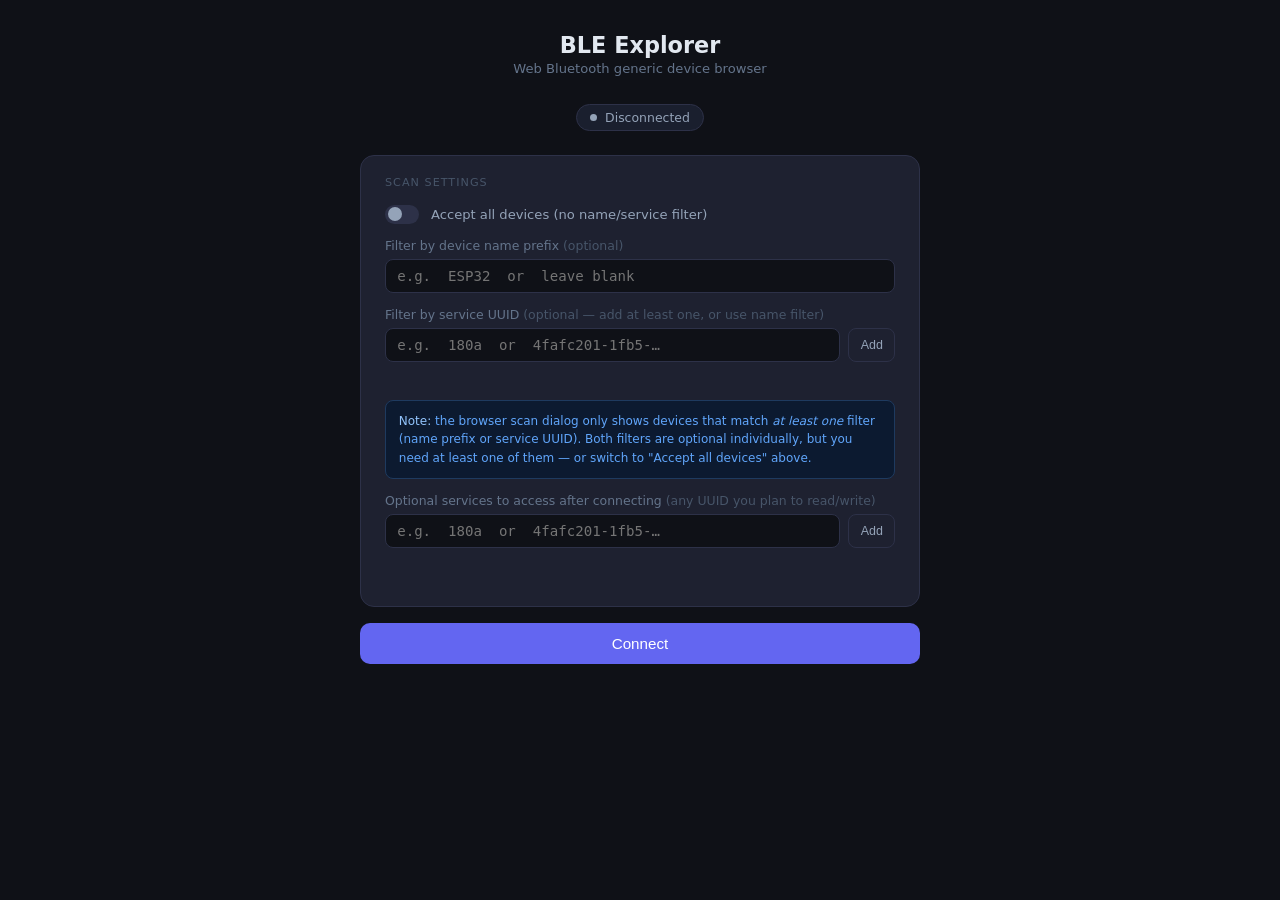
<file: ble_explorer.html>
<!DOCTYPE html>
<html lang="en">
<head>
  <meta charset="UTF-8">
  <meta name="viewport" content="width=device-width, initial-scale=1.0">
  <title>BLE Explorer</title>
  <style>
    *, *::before, *::after { box-sizing: border-box; margin: 0; padding: 0; }

    body {
      font-family: system-ui, sans-serif;
      background: #0f1117;
      color: #e2e8f0;
      min-height: 100vh;
      display: flex;
      flex-direction: column;
      align-items: center;
      padding: 2rem 1rem 4rem;
    }

    h1 { font-size: 1.4rem; font-weight: 600; margin-bottom: 0.2rem; }
    p.sub { color: #64748b; font-size: 0.82rem; margin-bottom: 1.75rem; }

    .card {
      background: #1e2130;
      border: 1px solid #2d3148;
      border-radius: 14px;
      padding: 1.25rem 1.5rem;
      width: 100%;
      max-width: 560px;
      margin-bottom: 1rem;
    }
    .card-title {
      font-size: 0.7rem;
      text-transform: uppercase;
      letter-spacing: .09em;
      color: #475569;
      margin-bottom: 1rem;
    }

    /* Status badge */
    #status-badge {
      display: inline-flex; align-items: center; gap: 0.5rem;
      padding: 0.3rem 0.8rem; border-radius: 999px;
      font-size: 0.78rem; font-weight: 500;
      background: #1a1f2e; border: 1px solid #2d3148;
      margin-bottom: 1.5rem; transition: background .3s, border-color .3s;
    }
    #status-badge.connected    { background:#0f2820; border-color:#1d6b48; color:#4ade80; }
    #status-badge.disconnected { color:#94a3b8; }
    #status-badge.scanning     { color:#60a5fa; border-color:#1e3a5f; background:#0c1a30; }
    .dot { width:7px; height:7px; border-radius:50%; background:currentColor; }
    .connected .dot { animation: pulse 1.4s ease-in-out infinite; }
    @keyframes pulse { 0%,100%{opacity:1} 50%{opacity:.3} }

    /* Form elements */
    label { font-size: 0.78rem; color: #64748b; display: block; margin-bottom: 0.35rem; }
    input[type=text], textarea, select {
      width: 100%;
      background: #0f1117;
      border: 1px solid #2d3148;
      border-radius: 8px;
      color: #e2e8f0;
      font-size: 0.88rem;
      padding: 0.5rem 0.7rem;
      font-family: monospace;
      transition: border-color .15s;
    }
    input[type=text]:focus, textarea:focus, select:focus { outline: none; border-color: #6366f1; }
    textarea { resize: vertical; min-height: 64px; line-height: 1.5; }

    .field { margin-bottom: 0.9rem; }
    .field:last-child { margin-bottom: 0; }

    /* Toggle row */
    .toggle-row {
      display: flex; align-items: center; gap: 0.75rem;
      margin-bottom: 0.9rem;
    }
    .toggle-row label { margin-bottom: 0; color: #94a3b8; font-size: 0.82rem; }
    .toggle {
      position: relative; width: 34px; height: 19px;
      background: #2d3148; border-radius: 999px;
      cursor: pointer; transition: background .2s; flex-shrink: 0;
    }
    .toggle input { opacity:0; width:0; height:0; position:absolute; }
    .toggle-thumb {
      position: absolute; top: 2.5px; left: 2.5px;
      width: 14px; height: 14px; background: #94a3b8;
      border-radius: 50%; transition: transform .2s, background .2s;
    }
    .toggle:has(input:checked) { background: #6366f1; }
    .toggle:has(input:checked) .toggle-thumb { transform: translateX(15px); background: #fff; }

    /* Hint box */
    .hint {
      background: #0c1a30; border: 1px solid #1e3a5f;
      border-radius: 8px; padding: 0.65rem 0.8rem;
      font-size: 0.75rem; color: #60a5fa; line-height: 1.55;
      margin-bottom: 0.9rem;
    }
    .hint strong { color: #93c5fd; font-weight: 500; }
    .hint.warn { background: #1a1200; border-color: #4a3000; color: #fbbf24; }
    .hint.warn strong { color: #fcd34d; }

    /* Buttons */
    button {
      padding: 0.55rem 1.1rem; border-radius: 8px;
      font-size: 0.85rem; font-weight: 500; border: none;
      cursor: pointer; transition: opacity .15s, transform .1s;
    }
    button:active { transform: scale(0.97); }
    button:disabled { opacity: 0.38; cursor: not-allowed; }
    #btn-connect {
      background: #6366f1; color: #fff;
      width: 100%; max-width: 560px;
      padding: 0.75rem; font-size: 0.95rem; border-radius: 10px;
      margin-bottom: 1rem;
    }
    #btn-connect.active { background: #dc2626; }
    .btn-sm { background: #1e2130; border: 1px solid #2d3148; color: #94a3b8; font-size: 0.78rem; padding: 0.35rem 0.7rem; }
    .btn-sm:hover { border-color: #6366f1; color: #a5b4fc; }

    /* Tag pills for UUID list */
    .pill-list { display: flex; flex-wrap: wrap; gap: 0.4rem; margin-top: 0.5rem; min-height: 1rem; }
    .pill {
      display: inline-flex; align-items: center; gap: 0.3rem;
      background: #0f1117; border: 1px solid #2d3148;
      border-radius: 999px; padding: 0.2rem 0.55rem 0.2rem 0.7rem;
      font-size: 0.72rem; font-family: monospace; color: #a5b4fc;
    }
    .pill-x { cursor: pointer; color: #475569; font-size: 0.9rem; line-height: 1; }
    .pill-x:hover { color: #f87171; }

    /* Discovered services / characteristics tree */
    .tree { font-size: 0.8rem; line-height: 1.8; }
    .tree-svc { color: #818cf8; font-weight: 500; margin-top: 0.5rem; }
    .tree-char { color: #94a3b8; padding-left: 1.2rem; }
    .tree-char span.props { color: #475569; font-size: 0.72rem; margin-left: 0.4rem; }
    .tree-char span.val { color: #4ade80; font-family: monospace; margin-left: 0.5rem; font-size: 0.72rem; }

    /* Notification stream */
    #notif-stream {
      background: #0a0d14; border: 1px solid #2d3148; border-radius: 10px;
      padding: 0.65rem; font-family: monospace; font-size: 0.72rem;
      color: #64748b; height: 130px; overflow-y: auto;
      display: flex; flex-direction: column-reverse;
    }
    #notif-stream .entry { padding: 1px 0; }
    .entry.data  { color: #a5b4fc; }
    .entry.ok    { color: #4ade80; }
    .entry.warn  { color: #fbbf24; }
    .entry.error { color: #f87171; }
    .entry.info  { color: #60a5fa; }

    /* Write panel */
    .write-row { display: flex; gap: 0.6rem; align-items: flex-end; }
    .write-row input { flex: 1; }
    .write-row select { flex: 0 0 auto; width: auto; }

    /* Separator */
    hr { border: none; border-top: 1px solid #2d3148; margin: 0.75rem 0; }

    .empty { color: #475569; font-size: 0.8rem; font-style: italic; }
  </style>
</head>
<body>

  <h1>BLE Explorer</h1>
  <p class="sub">Web Bluetooth generic device browser</p>

  <div id="status-badge" class="disconnected">
    <span class="dot"></span>
    <span id="status-text">Disconnected</span>
  </div>

  <!-- ── Scan config ─────────────────────────────────────────────────────── -->
  <div class="card" id="scan-card">
    <div class="card-title">Scan settings</div>

    <div class="toggle-row">
      <label class="toggle">
        <input type="checkbox" id="chk-all" onchange="onScanModeChange()">
        <span class="toggle-thumb"></span>
      </label>
      <label for="chk-all">Accept all devices (no name/service filter)</label>
    </div>

    <!-- Filter by name (shown when not acceptAllDevices) -->
    <div id="filter-panel">
      <div class="field">
        <label>Filter by device name prefix <span style="color:#475569">(optional)</span></label>
        <input type="text" id="name-prefix" placeholder="e.g.  ESP32  or  leave blank">
      </div>

      <div class="field">
        <label>Filter by service UUID <span style="color:#475569">(optional — add at least one, or use name filter)</span></label>
        <div style="display:flex;gap:0.5rem">
          <input type="text" id="filter-svc-input" placeholder="e.g.  180a  or  4fafc201-1fb5-…" style="flex:1">
          <button class="btn-sm" onclick="addFilterUUID()">Add</button>
        </div>
        <div class="pill-list" id="filter-svc-pills"></div>
      </div>

      <div class="hint">
        <strong>Note:</strong> the browser scan dialog only shows devices that match <em>at least one</em> filter (name prefix or service UUID). Both filters are optional individually, but you need at least one of them — or switch to "Accept all devices" above.
      </div>
    </div>

    <!-- Optional services (always shown) -->
    <div class="field">
      <label>Optional services to access after connecting <span style="color:#475569">(any UUID you plan to read/write)</span></label>
      <div style="display:flex;gap:0.5rem">
        <input type="text" id="opt-svc-input" placeholder="e.g.  180a  or  4fafc201-1fb5-…" style="flex:1">
        <button class="btn-sm" onclick="addOptUUID()">Add</button>
      </div>
      <div class="pill-list" id="opt-svc-pills"></div>
    </div>

    <div class="hint warn" id="all-devices-hint" style="display:none">
      <strong>acceptAllDevices mode:</strong> you must declare every service UUID you want to access in "Optional services" before connecting — the browser blocks runtime access to undeclared services even after pairing.
    </div>
  </div>

  <!-- ── Connect ─────────────────────────────────────────────────────────── -->
  <button id="btn-connect" onclick="toggleConnection()">Connect</button>

  <!-- ── Discovered GATT tree ───────────────────────────────────────────── -->
  <div class="card" id="gatt-card" style="display:none">
    <div class="card-title">GATT services &amp; characteristics</div>
    <div class="tree" id="gatt-tree"><span class="empty">Discovering…</span></div>
  </div>

  <!-- ── Notifications ──────────────────────────────────────────────────── -->
  <div class="card" id="notif-card" style="display:none">
    <div class="card-title">Notifications</div>
    <div id="notif-stream"><div class="entry info">Subscribe to a characteristic to see values here.</div></div>
  </div>

  <!-- ── Write ──────────────────────────────────────────────────────────── -->
  <div class="card" id="write-card" style="display:none">
    <div class="card-title">Write to characteristic</div>
    <div class="field">
      <label>Target characteristic UUID</label>
      <input type="text" id="write-char-uuid" placeholder="paste UUID from the tree above">
    </div>
    <div class="field">
      <label>Value</label>
      <div class="write-row">
        <input type="text" id="write-value" placeholder='e.g.  hello  or  01 02 03'>
        <select id="write-format">
          <option value="utf8">UTF-8 text</option>
          <option value="hex">Hex bytes</option>
          <option value="uint8">uint8</option>
          <option value="uint16le">uint16 LE</option>
          <option value="uint32le">uint32 LE</option>
        </select>
        <button class="btn-sm" onclick="writeChar()" id="btn-write">Write</button>
      </div>
    </div>
  </div>

<script>
// ── UUID lists ────────────────────────────────────────────────────────────────
const filterUUIDs = [];
const optUUIDs    = [];

// ── BLE state ─────────────────────────────────────────────────────────────────
let device       = null;
let server       = null;
let charMap      = {};   // uuid → NimBLECharacteristic (for writes)
let notifSubs    = [];   // UUIDs we have notifications on (for cleanup)

// ── UUID helpers ──────────────────────────────────────────────────────────────
function normalizeUUID(raw) {
  raw = raw.trim().toLowerCase().replace(/^0x/, '');
  // Short UUID (e.g. "180a") → standard 128-bit form
  if (/^[0-9a-f]{4}$/.test(raw)) return `0000${raw}-0000-1000-8000-00805f9b34fb`;
  if (/^[0-9a-f]{8}-[0-9a-f]{4}-[0-9a-f]{4}-[0-9a-f]{4}-[0-9a-f]{12}$/.test(raw)) return raw;
  // Try as-is (browser also accepts short ints)
  return raw;
}

function shortUUID(uuid) {
  // If it's a standard 16-bit UUID in 128-bit form, show the short version
  const m = uuid.match(/^0000([0-9a-f]{4})-0000-1000-8000-00805f9b34fb$/);
  return m ? `0x${m[1].toUpperCase()}` : uuid;
}

// ── Pill management ───────────────────────────────────────────────────────────
function addPill(listEl, arr, value) {
  const norm = normalizeUUID(value);
  if (!norm || arr.includes(norm)) return;
  arr.push(norm);
  renderPills(listEl, arr);
}

function renderPills(listEl, arr) {
  listEl.innerHTML = '';
  arr.forEach((uuid, i) => {
    const pill = document.createElement('span');
    pill.className = 'pill';
    pill.innerHTML = `${shortUUID(uuid)}<span class="pill-x" onclick="removePill(this.parentElement,'${uuid}')">✕</span>`;
    listEl.appendChild(pill);
  });
}

function removePill(pill, uuid) {
  const target = pill.parentElement;
  const isFilter = target.id === 'filter-svc-pills';
  const arr = isFilter ? filterUUIDs : optUUIDs;
  const idx = arr.indexOf(uuid);
  if (idx > -1) arr.splice(idx, 1);
  renderPills(target, arr);
}

function addFilterUUID() {
  const el = document.getElementById('filter-svc-input');
  addPill(document.getElementById('filter-svc-pills'), filterUUIDs, el.value);
  el.value = '';
}
function addOptUUID() {
  const el = document.getElementById('opt-svc-input');
  addPill(document.getElementById('opt-svc-pills'), optUUIDs, el.value);
  el.value = '';
}

// Enter key support for UUID inputs
['filter-svc-input','opt-svc-input'].forEach(id => {
  document.getElementById(id).addEventListener('keydown', e => {
    if (e.key === 'Enter') id === 'filter-svc-input' ? addFilterUUID() : addOptUUID();
  });
});

// ── Scan mode toggle ──────────────────────────────────────────────────────────
function onScanModeChange() {
  const all = document.getElementById('chk-all').checked;
  document.getElementById('filter-panel').style.display = all ? 'none' : '';
  document.getElementById('all-devices-hint').style.display = all ? '' : 'none';
}

// ── Status ────────────────────────────────────────────────────────────────────
function setStatus(label, cls) {
  const b = document.getElementById('status-badge');
  b.className = cls;
  document.getElementById('status-text').textContent = label;
}

// ── Notification log ──────────────────────────────────────────────────────────
function logNotif(msg, type = 'info') {
  const el = document.getElementById('notif-stream');
  const d = document.createElement('div');
  d.className = `entry ${type}`;
  const ts = new Date().toLocaleTimeString();
  d.textContent = `[${ts}] ${msg}`;
  el.prepend(d);
}

// ── Connect / disconnect ──────────────────────────────────────────────────────
async function toggleConnection() {
  if (device && device.gatt.connected) { device.gatt.disconnect(); return; }
  await connect();
}

async function connect() {
  if (!navigator.bluetooth) {
    alert('Web Bluetooth is not supported in this browser.\nUse Chrome or Edge on desktop.');
    return;
  }

  const acceptAll  = document.getElementById('chk-all').checked;
  const namePrefix = document.getElementById('name-prefix').value.trim();

  // Build requestDevice options
  let options;
  if (acceptAll) {
    options = {
      acceptAllDevices: true,
      optionalServices: optUUIDs.length ? optUUIDs : []
    };
  } else {
    const filters = [];
    if (namePrefix) filters.push({ namePrefix });
    filterUUIDs.forEach(uuid => filters.push({ services: [uuid] }));

    if (filters.length === 0) {
      alert('Add at least one filter (name prefix or service UUID), or enable "Accept all devices".');
      return;
    }

    // Services used as filters are automatically accessible; others need optionalServices
    const filterSvcs = filterUUIDs;
    const extra = optUUIDs.filter(u => !filterSvcs.includes(u));

    options = { filters, optionalServices: extra };
  }

  try {
    setStatus('Scanning…', 'scanning');
    device = await navigator.bluetooth.requestDevice(options);
    device.addEventListener('gattserverdisconnected', onDisconnected);

    setStatus('Connecting…', 'scanning');
    server = await device.gatt.connect();
    setStatus(`Connected · ${device.name || 'unnamed'}`, 'connected');

    const btn = document.getElementById('btn-connect');
    btn.textContent = 'Disconnect';
    btn.classList.add('active');

    document.getElementById('gatt-card').style.display  = '';
    document.getElementById('notif-card').style.display = '';
    document.getElementById('write-card').style.display = '';

    await discoverAll();

  } catch (err) {
    if (err.name !== 'NotFoundError') {   // user cancelled scan — silent
      logNotif(`Connection error: ${err.message}`, 'error');
    }
    setStatus('Disconnected', 'disconnected');
  }
}

function onDisconnected() {
  setStatus('Disconnected', 'disconnected');
  const btn = document.getElementById('btn-connect');
  btn.textContent = 'Connect';
  btn.classList.remove('active');
  logNotif('Device disconnected.', 'warn');
  notifSubs = [];
  charMap   = {};
}

// ── GATT discovery ────────────────────────────────────────────────────────────
async function discoverAll() {
  const tree = document.getElementById('gatt-tree');
  tree.innerHTML = '<span class="empty">Discovering services…</span>';
  charMap = {};

  try {
    const services = await server.getPrimaryServices();
    if (!services.length) { tree.innerHTML = '<span class="empty">No accessible services found. Did you declare them in Optional services?</span>'; return; }

    tree.innerHTML = '';

    for (const svc of services) {
      const svcEl = document.createElement('div');
      svcEl.className = 'tree-svc';
      svcEl.textContent = `▸ Service: ${shortUUID(svc.uuid)}`;
      if (svc.uuid.length > 10) {
        const small = document.createElement('span');
        small.style.cssText = 'font-size:.7rem;font-weight:400;color:#475569;margin-left:.5rem;font-family:monospace';
        small.textContent = svc.uuid;
        svcEl.appendChild(small);
      }
      tree.appendChild(svcEl);

      let chars = [];
      try { chars = await svc.getCharacteristics(); } catch (_) {}

      for (const ch of chars) {
        charMap[ch.uuid] = ch;
        const props = Object.keys(ch.properties).filter(k => ch.properties[k]).join(', ');

        const chEl = document.createElement('div');
        chEl.className = 'tree-char';

        const uuidSpan = document.createElement('span');
        uuidSpan.textContent = shortUUID(ch.uuid);
        if (ch.uuid.length > 10) uuidSpan.title = ch.uuid;

        const propsSpan = document.createElement('span');
        propsSpan.className = 'props';
        propsSpan.textContent = `[${props}]`;

        chEl.appendChild(uuidSpan);
        chEl.appendChild(propsSpan);

        // Read button
        if (ch.properties.read) {
          const btn = document.createElement('button');
          btn.className = 'btn-sm';
          btn.style.cssText = 'margin-left:.5rem;font-size:.68rem;padding:.15rem .5rem';
          btn.textContent = 'Read';
          btn.onclick = () => readChar(ch, chEl);
          chEl.appendChild(btn);
        }

        // Notify toggle button
        if (ch.properties.notify || ch.properties.indicate) {
          const btn = document.createElement('button');
          btn.className = 'btn-sm';
          btn.style.cssText = 'margin-left:.4rem;font-size:.68rem;padding:.15rem .5rem';
          btn.textContent = 'Subscribe';
          btn.dataset.uuid = ch.uuid;
          btn.onclick = () => toggleNotify(ch, btn);
          chEl.appendChild(btn);
        }

        // Use UUID in write panel
        if (ch.properties.write || ch.properties.writeWithoutResponse) {
          const btn = document.createElement('button');
          btn.className = 'btn-sm';
          btn.style.cssText = 'margin-left:.4rem;font-size:.68rem;padding:.15rem .5rem';
          btn.textContent = 'Write…';
          btn.onclick = () => {
            document.getElementById('write-char-uuid').value = ch.uuid;
            document.getElementById('write-value').focus();
          };
          chEl.appendChild(btn);
        }

        tree.appendChild(chEl);
      }
    }
  } catch (err) {
    tree.innerHTML = `<span class="entry error">Discovery failed: ${err.message}</span>`;
  }
}

// ── Read characteristic ───────────────────────────────────────────────────────
async function readChar(ch, rowEl) {
  try {
    const val = await ch.readValue();
    const bytes = new Uint8Array(val.buffer);
    const hex  = [...bytes].map(b => b.toString(16).padStart(2,'0')).join(' ');
    let text = '';
    try { text = new TextDecoder().decode(val); } catch(_){}

    // Show/update value span
    let valSpan = rowEl.querySelector('.val');
    if (!valSpan) { valSpan = document.createElement('span'); valSpan.className='val'; rowEl.appendChild(valSpan); }
    valSpan.textContent = text ? `"${text}"` : hex;
    logNotif(`Read ${shortUUID(ch.uuid)}: ${text ? '"' + text + '"' : hex} (hex: ${hex})`, 'ok');
  } catch (err) {
    logNotif(`Read failed (${shortUUID(ch.uuid)}): ${err.message}`, 'error');
  }
}

// ── Notify subscribe/unsubscribe ──────────────────────────────────────────────
async function toggleNotify(ch, btn) {
  const uuid = ch.uuid;
  const isSubbed = notifSubs.includes(uuid);

  try {
    if (isSubbed) {
      await ch.stopNotifications();
      ch.removeEventListener('characteristicvaluechanged', ch._notifHandler);
      notifSubs = notifSubs.filter(u => u !== uuid);
      btn.textContent = 'Subscribe';
      btn.style.color = '';
      logNotif(`Unsubscribed from ${shortUUID(uuid)}`, 'warn');
    } else {
      ch._notifHandler = (event) => {
        const val   = event.target.value;
        const bytes = new Uint8Array(val.buffer);
        const hex   = [...bytes].map(b => b.toString(16).padStart(2,'0')).join(' ');
        let text = '';
        try { text = new TextDecoder('utf-8', {fatal:true}).decode(val); } catch(_){}
        logNotif(`${shortUUID(uuid)} → ${text ? '"' + text + '" ' : ''}[${hex}]`, 'data');
      };
      ch.addEventListener('characteristicvaluechanged', ch._notifHandler);
      await ch.startNotifications();
      notifSubs.push(uuid);
      btn.textContent = 'Unsubscribe';
      btn.style.color = '#4ade80';
      logNotif(`Subscribed to ${shortUUID(uuid)}`, 'ok');
    }
  } catch (err) {
    logNotif(`Notify toggle failed (${shortUUID(uuid)}): ${err.message}`, 'error');
  }
}

// ── Write characteristic ──────────────────────────────────────────────────────
async function writeChar() {
  const uuidRaw = document.getElementById('write-char-uuid').value.trim();
  const valRaw  = document.getElementById('write-value').value;
  const fmt     = document.getElementById('write-format').value;

  const uuid = normalizeUUID(uuidRaw);
  const ch   = charMap[uuid];
  if (!ch) { logNotif(`Characteristic not found: ${uuid} — make sure it appeared in discovery`, 'error'); return; }

  let buf;
  try {
    switch (fmt) {
      case 'utf8': {
        buf = new TextEncoder().encode(valRaw);
        break;
      }
      case 'hex': {
        const bytes = valRaw.trim().split(/\s+/).map(h => parseInt(h, 16));
        buf = new Uint8Array(bytes);
        break;
      }
      case 'uint8': {
        const n = parseInt(valRaw, 10);
        buf = new Uint8Array([n & 0xff]);
        break;
      }
      case 'uint16le': {
        const dv = new DataView(new ArrayBuffer(2));
        dv.setUint16(0, parseInt(valRaw, 10), true);
        buf = new Uint8Array(dv.buffer);
        break;
      }
      case 'uint32le': {
        const dv = new DataView(new ArrayBuffer(4));
        dv.setUint32(0, parseInt(valRaw, 10), true);
        buf = new Uint8Array(dv.buffer);
        break;
      }
    }
  } catch (err) {
    logNotif(`Failed to encode value: ${err.message}`, 'error');
    return;
  }

  try {
    if (ch.properties.writeWithoutResponse) {
      await ch.writeValueWithoutResponse(buf);
    } else {
      await ch.writeValueWithResponse(buf);
    }
    const hex = [...buf].map(b => b.toString(16).padStart(2,'0')).join(' ');
    logNotif(`Wrote ${shortUUID(uuid)}: [${hex}] (${fmt})`, 'ok');
  } catch (err) {
    logNotif(`Write failed (${shortUUID(uuid)}): ${err.message}`, 'error');
  }
}
</script>
</body>
</html>
</file>
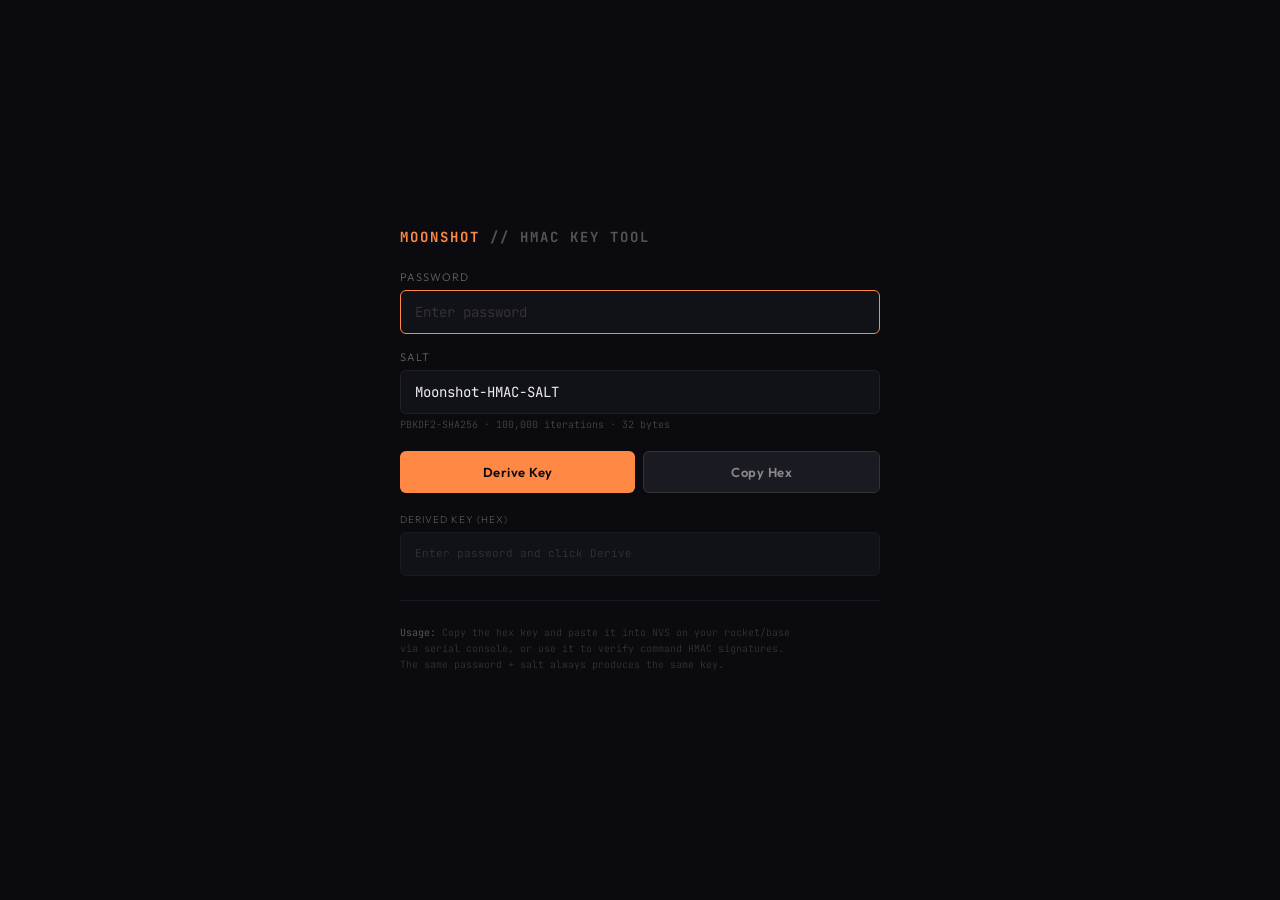
<file: hmac_key_tool.html>
<!DOCTYPE html>
<html lang="en">
<head>
<meta charset="UTF-8">
<meta name="viewport" content="width=device-width, initial-scale=1.0">
<title>Moonshot HMAC Key Derivation</title>
<style>
  @import url('https://fonts.googleapis.com/css2?family=JetBrains+Mono:wght@400;700&family=Outfit:wght@300;600&display=swap');
  * { margin:0; padding:0; box-sizing:border-box; }
  body { background:#0a0a0f; color:#c8ccd0; font-family:'Outfit',sans-serif; font-weight:300; min-height:100vh; display:flex; align-items:center; justify-content:center; padding:20px; }
  .container { max-width:480px; width:100%; }
  h1 { font-family:'JetBrains Mono',monospace; font-size:14px; color:#ff8844; letter-spacing:2px; text-transform:uppercase; margin-bottom:24px; }
  h1 span { color:#555; }
  .field { margin-bottom:16px; }
  label { display:block; font-size:11px; color:#666; letter-spacing:1px; text-transform:uppercase; margin-bottom:6px; }
  input { width:100%; background:#111118; border:1px solid #222; border-radius:6px; padding:12px 14px; color:#eee; font-family:'JetBrains Mono',monospace; font-size:14px; outline:none; transition:border-color 0.2s; }
  input:focus { border-color:#ff8844; }
  input::placeholder { color:#333; }
  .info { font-size:10px; color:#444; margin-top:4px; font-family:'JetBrains Mono',monospace; }
  .btn-row { display:flex; gap:8px; margin-top:20px; }
  button { flex:1; padding:12px; border:none; border-radius:6px; font-family:'Outfit',sans-serif; font-weight:600; font-size:13px; cursor:pointer; transition:all 0.15s; letter-spacing:0.5px; }
  .btn-derive { background:#ff8844; color:#0a0a0f; }
  .btn-derive:hover { background:#ffaa66; }
  .btn-derive:active { transform:scale(0.98); }
  .btn-copy { background:#1a1a22; color:#888; border:1px solid #333; }
  .btn-copy:hover { border-color:#ff8844; color:#ff8844; }
  .btn-copy.ok { border-color:#0a4; color:#0f0; }
  .output { margin-top:20px; }
  .output-label { font-size:10px; color:#555; letter-spacing:1px; text-transform:uppercase; margin-bottom:6px; }
  .key-display { background:#111118; border:1px solid #1a1a22; border-radius:6px; padding:12px 14px; font-family:'JetBrains Mono',monospace; font-size:11px; color:#0f0; word-break:break-all; line-height:1.6; min-height:44px; user-select:all; }
  .key-display.empty { color:#333; }
  .status { font-size:11px; color:#666; margin-top:8px; text-align:center; font-family:'JetBrains Mono',monospace; }
  .status.working { color:#ff8844; }
  .status.done { color:#0f0; }
  .divider { border:none; border-top:1px solid #1a1a22; margin:24px 0; }
  .note { font-size:10px; color:#333; line-height:1.6; font-family:'JetBrains Mono',monospace; }
  .note b { color:#555; font-weight:400; }
</style>
</head>
<body>
<div class="container">
  <h1>Moonshot <span>// HMAC Key Tool</span></h1>

  <div class="field">
    <label>Password</label>
    <input type="password" id="pass" placeholder="Enter password" autofocus>
  </div>

  <div class="field">
    <label>Salt</label>
    <input type="text" id="salt" value="Moonshot-HMAC-SALT">
    <div class="info">PBKDF2-SHA256 &middot; 100,000 iterations &middot; 32 bytes</div>
  </div>

  <div class="btn-row">
    <button class="btn-derive" id="btn-derive">Derive Key</button>
    <button class="btn-copy" id="btn-copy">Copy Hex</button>
  </div>

  <div id="status" class="status"></div>

  <div class="output">
    <div class="output-label">Derived Key (hex)</div>
    <div class="key-display empty" id="key-out">Enter password and click Derive</div>
  </div>

  <hr class="divider">
  <div class="note">
    <b>Usage:</b> Copy the hex key and paste it into NVS on your rocket/base<br>
    via serial console, or use it to verify command HMAC signatures.<br>
    The same password + salt always produces the same key.
  </div>
</div>

<script>
(function(){
  var K=[0x428a2f98,0x71374491,0xb5c0fbcf,0xe9b5dba5,0x3956c25b,0x59f111f1,0x923f82a4,0xab1c5ed5,0xd807aa98,0x12835b01,0x243185be,0x550c7dc3,0x72be5d74,0x80deb1fe,0x9bdc06a7,0xc19bf174,0xe49b69c1,0xefbe4786,0x0fc19dc6,0x240ca1cc,0x2de92c6f,0x4a7484aa,0x5cb0a9dc,0x76f988da,0x983e5152,0xa831c66d,0xb00327c8,0xbf597fc7,0xc6e00bf3,0xd5a79147,0x06ca6351,0x14292967,0x27b70a85,0x2e1b2138,0x4d2c6dfc,0x53380d13,0x650a7354,0x766a0abb,0x81c2c92e,0x92722c85,0xa2bfe8a1,0xa81a664b,0xc24b8b70,0xc76c51a3,0xd192e819,0xd6990624,0xf40e3585,0x106aa070,0x19a4c116,0x1e376c08,0x2748774c,0x34b0bcb5,0x391c0cb3,0x4ed8aa4a,0x5b9cca4f,0x682e6ff3,0x748f82ee,0x78a5636f,0x84c87814,0x8cc70208,0x90befffa,0xa4506ceb,0xbef9a3f7,0xc67178f2];
  function rr(n,b){return((n>>>b)|(n<<(32-b)))>>>0}
  function sha256(m){var l=m.length,bl=l*8,pl=l+9;if(pl%64)pl+=64-pl%64;var p=new Uint8Array(pl);p.set(m);p[l]=0x80;new DataView(p.buffer).setUint32(pl-4,bl,false);var H=[0x6a09e667,0xbb67ae85,0x3c6ef372,0xa54ff53a,0x510e527f,0x9b05688c,0x1f83d9ab,0x5be0cd19],W=new Array(64);var dv=new DataView(p.buffer);for(var bk=0;bk<pl;bk+=64){for(var i=0;i<16;i++)W[i]=dv.getUint32(bk+i*4,false);for(var i=16;i<64;i++){var s0=rr(W[i-15],7)^rr(W[i-15],18)^(W[i-15]>>>3);var s1=rr(W[i-2],17)^rr(W[i-2],19)^(W[i-2]>>>10);W[i]=(W[i-16]+s0+W[i-7]+s1)|0}var a=H[0],b=H[1],c=H[2],d=H[3],e=H[4],f=H[5],g=H[6],h=H[7];for(var i=0;i<64;i++){var S1=rr(e,6)^rr(e,11)^rr(e,25);var ch=(e&f)^(~e&g);var t1=(h+S1+ch+K[i]+W[i])|0;var S0=rr(a,2)^rr(a,13)^rr(a,22);var mj=(a&b)^(a&c)^(b&c);var t2=(S0+mj)|0;h=g;g=f;f=e;e=(d+t1)|0;d=c;c=b;b=a;a=(t1+t2)|0}H[0]=(H[0]+a)|0;H[1]=(H[1]+b)|0;H[2]=(H[2]+c)|0;H[3]=(H[3]+d)|0;H[4]=(H[4]+e)|0;H[5]=(H[5]+f)|0;H[6]=(H[6]+g)|0;H[7]=(H[7]+h)|0}var o=new Uint8Array(32),ov=new DataView(o.buffer);for(var i=0;i<8;i++)ov.setUint32(i*4,H[i],false);return o}
  function hmac(key,msg){if(key.length>64)key=sha256(key);var ip=new Uint8Array(64),op=new Uint8Array(64);for(var i=0;i<64;i++){var k=i<key.length?key[i]:0;ip[i]=k^0x36;op[i]=k^0x5c}var inn=new Uint8Array(64+msg.length);inn.set(ip);inn.set(msg,64);var ih=sha256(inn);var out=new Uint8Array(96);out.set(op);out.set(ih,64);return sha256(out)}
  function pbkdf2(pw,salt,iter,kl){var nb=Math.ceil(kl/32),r=new Uint8Array(nb*32);for(var bk=1;bk<=nb;bk++){var sb=new Uint8Array(salt.length+4);sb.set(salt);sb[salt.length]=(bk>>24)&0xFF;sb[salt.length+1]=(bk>>16)&0xFF;sb[salt.length+2]=(bk>>8)&0xFF;sb[salt.length+3]=bk&0xFF;var u=hmac(pw,sb),x=new Uint8Array(u);for(var i=1;i<iter;i++){u=hmac(pw,u);for(var j=0;j<32;j++)x[j]^=u[j]}r.set(x,(bk-1)*32)}return r.slice(0,kl)}
  function hex(a){var h='';for(var i=0;i<a.length;i++)h+=a[i].toString(16).padStart(2,'0');return h}

  var derivedKey=null;
  var st=document.getElementById('status'),ko=document.getElementById('key-out');

  document.getElementById('btn-derive').addEventListener('click',function(){
    var pw=document.getElementById('pass').value;
    if(!pw){st.textContent='Enter a password first';st.className='status';return}
    var enc=new TextEncoder();
    var saltStr=document.getElementById('salt').value;
    st.textContent='Deriving key (100k iterations)...';st.className='status working';
    ko.textContent='...';ko.className='key-display empty';
    setTimeout(function(){
      var t0=performance.now();
      derivedKey=pbkdf2(enc.encode(pw),enc.encode(saltStr),100000,32);
      var ms=Math.round(performance.now()-t0);
      ko.textContent=hex(derivedKey);ko.className='key-display';
      st.textContent='Done in '+ms+'ms';st.className='status done';
    },50);
  });

  document.getElementById('btn-copy').addEventListener('click',function(){
    if(!derivedKey){st.textContent='Derive a key first';st.className='status';return}
    var h=hex(derivedKey),btn=this;
    if(navigator.clipboard&&window.isSecureContext){
      navigator.clipboard.writeText(h).then(function(){btn.textContent='Copied!';btn.className='btn-copy ok';setTimeout(function(){btn.textContent='Copy Hex';btn.className='btn-copy'},2000)});
    }else{
      var ta=document.createElement('textarea');ta.value=h;ta.style.position='fixed';ta.style.left='-9999px';document.body.appendChild(ta);ta.select();
      try{document.execCommand('copy');btn.textContent='Copied!';btn.className='btn-copy ok';setTimeout(function(){btn.textContent='Copy Hex';btn.className='btn-copy'},2000)}catch(e){ko.style.userSelect='all';st.textContent='Select the key text manually and copy';st.className='status'}
      document.body.removeChild(ta);
    }
  });

  document.getElementById('pass').addEventListener('keydown',function(e){
    if(e.key==='Enter')document.getElementById('btn-derive').click();
  });
})();
</script>
</body>
</html>
</file>
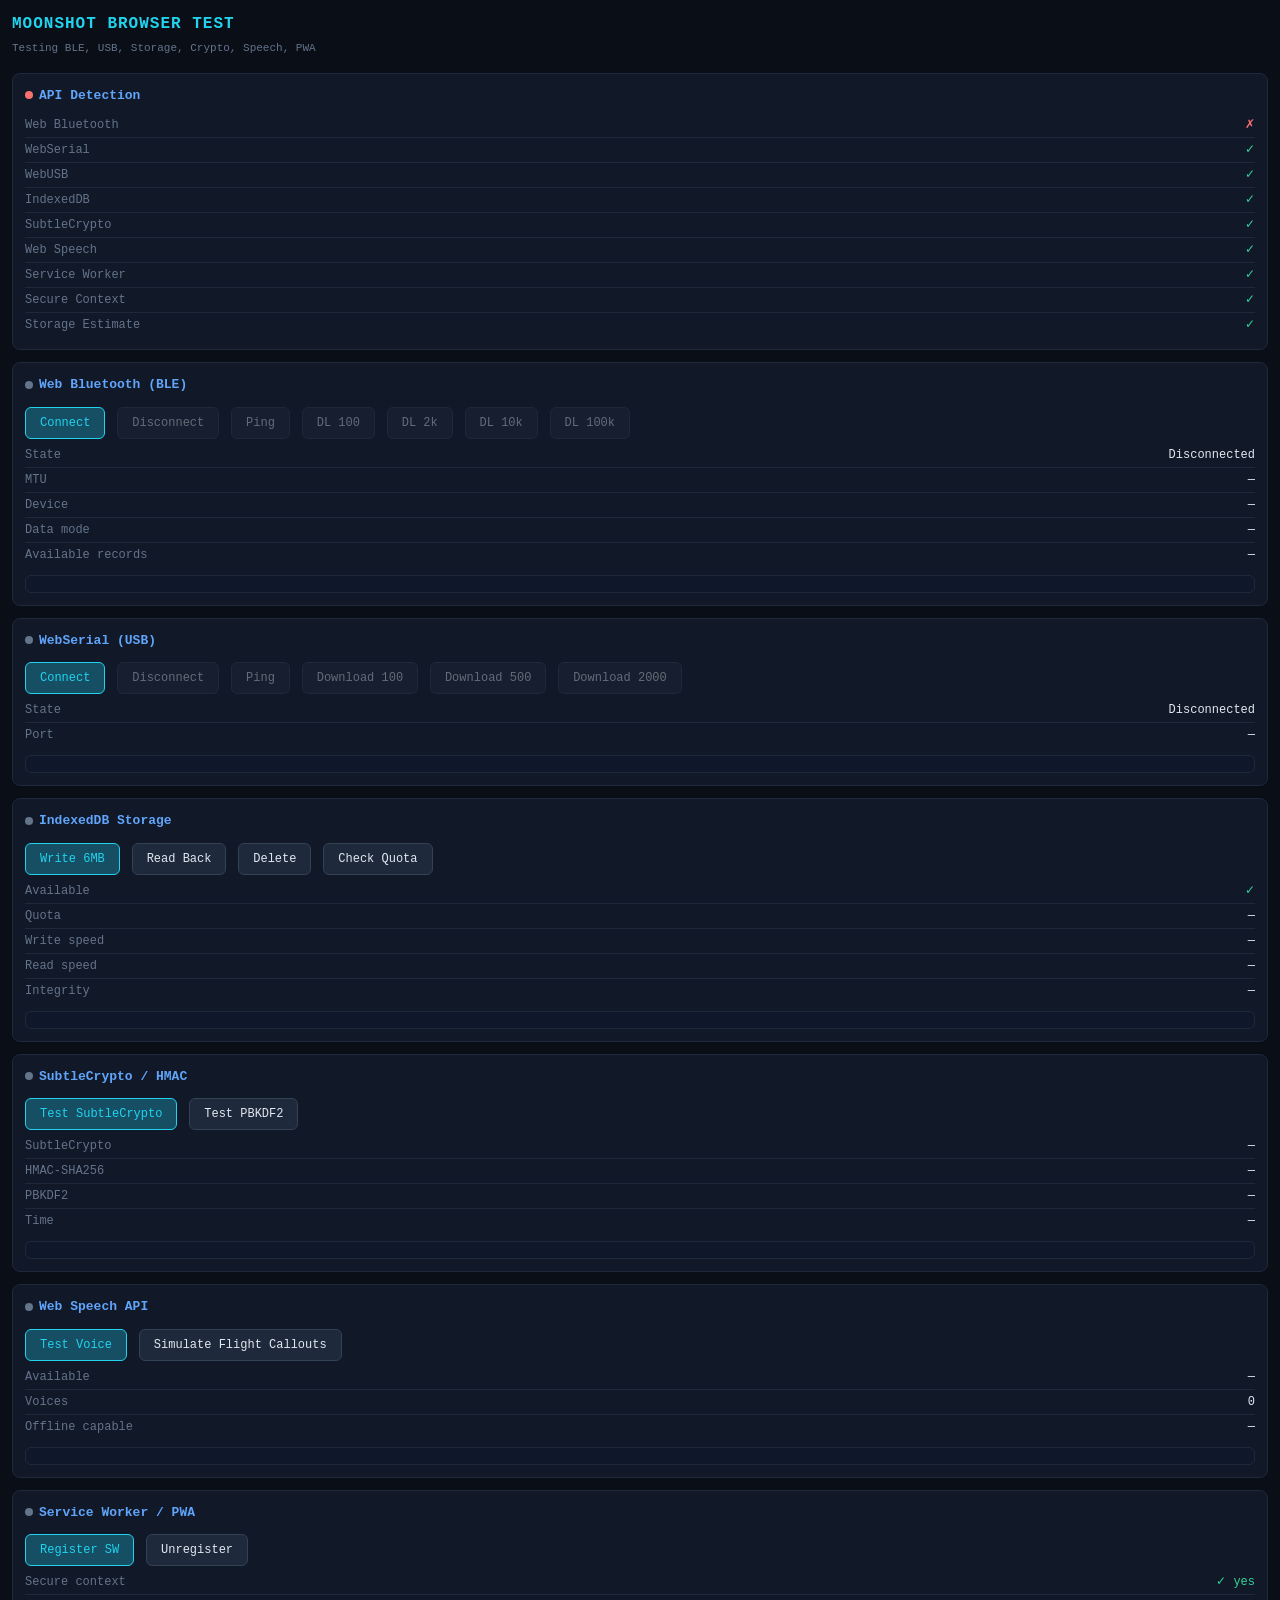
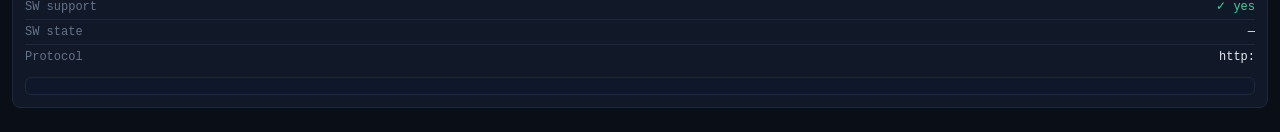
<file: moonshot_transport_test.html>
<!DOCTYPE html>
<html lang="en">
<head>
<meta charset="UTF-8">
<meta name="viewport" content="width=device-width, initial-scale=1.0, user-scalable=no">
<title>Moonshot Browser Test</title>
<style>
  :root {
    --bg: #0a0e17;
    --card: #111827;
    --border: #1e293b;
    --text: #e2e8f0;
    --dim: #64748b;
    --accent: #22d3ee;
    --ok: #34d399;
    --warn: #fbbf24;
    --fail: #f87171;
    --blue: #60a5fa;
  }
  * { margin: 0; padding: 0; box-sizing: border-box; }
  body {
    font-family: 'SF Mono', 'Cascadia Code', 'Fira Code', monospace;
    background: var(--bg);
    color: var(--text);
    padding: 12px;
    font-size: 13px;
    line-height: 1.5;
    min-height: 100vh;
  }
  h1 {
    font-size: 16px;
    color: var(--accent);
    margin-bottom: 4px;
    letter-spacing: 1px;
  }
  .subtitle {
    color: var(--dim);
    font-size: 11px;
    margin-bottom: 16px;
  }
  .section {
    background: var(--card);
    border: 1px solid var(--border);
    border-radius: 8px;
    padding: 12px;
    margin-bottom: 12px;
  }
  .section-title {
    font-size: 13px;
    font-weight: 600;
    color: var(--blue);
    margin-bottom: 8px;
    display: flex;
    align-items: center;
    gap: 6px;
  }
  .section-title .dot {
    width: 8px;
    height: 8px;
    border-radius: 50%;
    background: var(--dim);
    flex-shrink: 0;
  }
  .section-title .dot.ok { background: var(--ok); }
  .section-title .dot.warn { background: var(--warn); }
  .section-title .dot.fail { background: var(--fail); }
  .section-title .dot.active { background: var(--accent); animation: pulse 1s infinite; }
  @keyframes pulse { 50% { opacity: 0.4; } }

  .row {
    display: flex;
    justify-content: space-between;
    align-items: center;
    padding: 3px 0;
    border-bottom: 1px solid var(--border);
    font-size: 12px;
  }
  .row:last-child { border-bottom: none; }
  .row .label { color: var(--dim); }
  .row .value { color: var(--text); text-align: right; }
  .row .value.ok { color: var(--ok); }
  .row .value.warn { color: var(--warn); }
  .row .value.fail { color: var(--fail); }

  button {
    background: var(--border);
    color: var(--text);
    border: 1px solid #334155;
    border-radius: 6px;
    padding: 8px 14px;
    font-family: inherit;
    font-size: 12px;
    cursor: pointer;
    margin: 4px 4px 4px 0;
    transition: background 0.15s;
  }
  button:hover { background: #334155; }
  button:active { background: #475569; }
  button:disabled { opacity: 0.4; cursor: not-allowed; }
  button.primary {
    background: #164e63;
    border-color: var(--accent);
    color: var(--accent);
  }

  .log-area {
    background: #0f172a;
    border: 1px solid var(--border);
    border-radius: 6px;
    padding: 8px;
    max-height: 200px;
    overflow-y: auto;
    font-size: 11px;
    color: var(--dim);
    margin-top: 8px;
    word-break: break-all;
  }
  .log-area .log-ok { color: var(--ok); }
  .log-area .log-warn { color: var(--warn); }
  .log-area .log-fail { color: var(--fail); }
  .log-area .log-data { color: var(--accent); }

  .progress-bar {
    height: 4px;
    background: var(--border);
    border-radius: 2px;
    margin-top: 6px;
    overflow: hidden;
  }
  .progress-bar .fill {
    height: 100%;
    background: var(--accent);
    border-radius: 2px;
    width: 0%;
    transition: width 0.1s;
  }

  .throughput {
    font-size: 20px;
    font-weight: 700;
    color: var(--accent);
    text-align: center;
    padding: 8px 0;
  }
  .throughput .unit {
    font-size: 12px;
    color: var(--dim);
    font-weight: 400;
  }
</style>
</head>
<body>

<h1>MOONSHOT BROWSER TEST</h1>
<div class="subtitle">Testing BLE, USB, Storage, Crypto, Speech, PWA</div>

<!-- ── API Support Detection ── -->
<div class="section" id="sec-detect">
  <div class="section-title"><span class="dot" id="dot-detect"></span> API Detection</div>
  <div id="detect-rows"></div>
</div>

<!-- ── BLE Test ── -->
<div class="section" id="sec-ble">
  <div class="section-title"><span class="dot" id="dot-ble"></span> Web Bluetooth (BLE)</div>
  <div>
    <button class="primary" onclick="bleConnect()">Connect</button>
    <button onclick="bleDisconnect()" id="btn-ble-dc" disabled>Disconnect</button>
    <button onclick="blePing()" id="btn-ble-ping" disabled>Ping</button>
    <button onclick="bleDownload(100)" id="btn-ble-dl100" disabled>DL 100</button>
    <button onclick="bleDownload(2000)" id="btn-ble-dl2000" disabled>DL 2k</button>
    <button onclick="bleDownload(10000)" id="btn-ble-dl10k" disabled>DL 10k</button>
    <button onclick="bleDownload(100000)" id="btn-ble-dl100k" disabled>DL 100k</button>
  </div>
  <div id="ble-status-rows">
    <div class="row"><span class="label">State</span><span class="value" id="ble-state">Disconnected</span></div>
    <div class="row"><span class="label">MTU</span><span class="value" id="ble-mtu">—</span></div>
    <div class="row"><span class="label">Device</span><span class="value" id="ble-device">—</span></div>
    <div class="row"><span class="label">Data mode</span><span class="value" id="ble-datamode">—</span></div>
    <div class="row"><span class="label">Available records</span><span class="value" id="ble-totalrecs">—</span></div>
  </div>
  <div id="ble-dl-info" style="display:none">
    <div class="row"><span class="label">Records</span><span class="value" id="ble-dl-records">0</span></div>
    <div class="row"><span class="label">Bytes</span><span class="value" id="ble-dl-bytes">0</span></div>
    <div class="row"><span class="label">Time</span><span class="value" id="ble-dl-time">—</span></div>
    <div class="throughput"><span id="ble-throughput">—</span> <span class="unit">KB/s</span></div>
    <div class="progress-bar"><div class="fill" id="ble-progress"></div></div>
  </div>
  <div class="log-area" id="ble-log"></div>
</div>

<!-- ── USB Test ── -->
<div class="section" id="sec-usb">
  <div class="section-title"><span class="dot" id="dot-usb"></span> WebSerial (USB)</div>
  <div>
    <button class="primary" onclick="usbConnect()">Connect</button>
    <button onclick="usbDisconnect()" id="btn-usb-dc" disabled>Disconnect</button>
    <button onclick="usbPing()" id="btn-usb-ping" disabled>Ping</button>
    <button onclick="usbDownload(100)" id="btn-usb-dl100" disabled>Download 100</button>
    <button onclick="usbDownload(500)" id="btn-usb-dl500" disabled>Download 500</button>
    <button onclick="usbDownload(2000)" id="btn-usb-dl2000" disabled>Download 2000</button>
  </div>
  <div id="usb-status-rows">
    <div class="row"><span class="label">State</span><span class="value" id="usb-state">Disconnected</span></div>
    <div class="row"><span class="label">Port</span><span class="value" id="usb-port">—</span></div>
  </div>
  <div id="usb-dl-info" style="display:none">
    <div class="row"><span class="label">Bytes</span><span class="value" id="usb-dl-bytes">0</span></div>
    <div class="row"><span class="label">Time</span><span class="value" id="usb-dl-time">—</span></div>
    <div class="throughput"><span id="usb-throughput">—</span> <span class="unit">KB/s</span></div>
    <div class="progress-bar"><div class="fill" id="usb-progress"></div></div>
  </div>
  <div class="log-area" id="usb-log"></div>
</div>

<!-- ── IndexedDB Test ── -->
<div class="section" id="sec-idb">
  <div class="section-title"><span class="dot" id="dot-idb"></span> IndexedDB Storage</div>
  <div>
    <button class="primary" onclick="idbTestWrite()">Write 6MB</button>
    <button onclick="idbTestRead()">Read Back</button>
    <button onclick="idbTestDelete()">Delete</button>
    <button onclick="idbEstimateQuota()">Check Quota</button>
  </div>
  <div id="idb-rows">
    <div class="row"><span class="label">Available</span><span class="value" id="idb-avail">—</span></div>
    <div class="row"><span class="label">Quota</span><span class="value" id="idb-quota">—</span></div>
    <div class="row"><span class="label">Write speed</span><span class="value" id="idb-write-speed">—</span></div>
    <div class="row"><span class="label">Read speed</span><span class="value" id="idb-read-speed">—</span></div>
    <div class="row"><span class="label">Integrity</span><span class="value" id="idb-integrity">—</span></div>
  </div>
  <div class="log-area" id="idb-log"></div>
</div>

<!-- ── Crypto Test ── -->
<div class="section" id="sec-crypto">
  <div class="section-title"><span class="dot" id="dot-crypto"></span> SubtleCrypto / HMAC</div>
  <div>
    <button class="primary" onclick="cryptoTestSubtle()">Test SubtleCrypto</button>
    <button onclick="cryptoTestPbkdf2()">Test PBKDF2</button>
  </div>
  <div id="crypto-rows">
    <div class="row"><span class="label">SubtleCrypto</span><span class="value" id="crypto-subtle">—</span></div>
    <div class="row"><span class="label">HMAC-SHA256</span><span class="value" id="crypto-hmac">—</span></div>
    <div class="row"><span class="label">PBKDF2</span><span class="value" id="crypto-pbkdf2">—</span></div>
    <div class="row"><span class="label">Time</span><span class="value" id="crypto-time">—</span></div>
  </div>
  <div class="log-area" id="crypto-log"></div>
</div>

<!-- ── Speech Test ── -->
<div class="section" id="sec-speech">
  <div class="section-title"><span class="dot" id="dot-speech"></span> Web Speech API</div>
  <div>
    <button class="primary" onclick="speechTest()">Test Voice</button>
    <button onclick="speechTestFlight()">Simulate Flight Callouts</button>
  </div>
  <div id="speech-rows">
    <div class="row"><span class="label">Available</span><span class="value" id="speech-avail">—</span></div>
    <div class="row"><span class="label">Voices</span><span class="value" id="speech-voices">—</span></div>
    <div class="row"><span class="label">Offline capable</span><span class="value" id="speech-offline">—</span></div>
  </div>
  <div class="log-area" id="speech-log"></div>
</div>

<!-- ── Service Worker / PWA ── -->
<div class="section" id="sec-sw">
  <div class="section-title"><span class="dot" id="dot-sw"></span> Service Worker / PWA</div>
  <div>
    <button class="primary" onclick="swRegister()">Register SW</button>
    <button onclick="swUnregister()">Unregister</button>
  </div>
  <div id="sw-rows">
    <div class="row"><span class="label">Secure context</span><span class="value" id="sw-secure">—</span></div>
    <div class="row"><span class="label">SW support</span><span class="value" id="sw-support">—</span></div>
    <div class="row"><span class="label">SW state</span><span class="value" id="sw-state">—</span></div>
    <div class="row"><span class="label">Protocol</span><span class="value" id="sw-protocol">—</span></div>
  </div>
  <div class="log-area" id="sw-log"></div>
</div>

<script>
// ── Logging helpers ──────────────────────────────────────────────────────────

function log(areaId, msg, cls = '') {
  const area = document.getElementById(areaId);
  const line = document.createElement('div');
  if (cls) line.className = cls;
  const ts = new Date().toLocaleTimeString('en-AU', {hour12:false, hour:'2-digit', minute:'2-digit', second:'2-digit'});
  line.textContent = `[${ts}] ${msg}`;
  area.appendChild(line);
  area.scrollTop = area.scrollHeight;
}

function setVal(id, text, cls = '') {
  const el = document.getElementById(id);
  el.textContent = text;
  el.className = 'value' + (cls ? ' ' + cls : '');
}

function setDot(id, state) {
  document.getElementById(id).className = 'dot ' + state;
}

// ── API Detection ──────────────────────────────────────────────────────────

function detectAPIs() {
  const apis = [
    ['Web Bluetooth', !!navigator.bluetooth],
    ['WebSerial', !!navigator.serial],
    ['WebUSB', !!navigator.usb],
    ['IndexedDB', !!window.indexedDB],
    ['SubtleCrypto', !!(window.crypto && window.crypto.subtle)],
    ['Web Speech', !!window.speechSynthesis],
    ['Service Worker', !!navigator.serviceWorker],
    ['Secure Context', !!window.isSecureContext],
    ['Storage Estimate', !!(navigator.storage && navigator.storage.estimate)],
  ];

  const container = document.getElementById('detect-rows');
  let allOk = true;
  let anyFail = false;

  apis.forEach(([name, ok]) => {
    const row = document.createElement('div');
    row.className = 'row';
    row.innerHTML = `<span class="label">${name}</span><span class="value ${ok ? 'ok' : 'fail'}">${ok ? '✓' : '✗'}</span>`;
    container.appendChild(row);
    if (!ok) allOk = false;
    if (!ok && ['Web Bluetooth', 'IndexedDB'].includes(name)) anyFail = true;
  });

  setDot('dot-detect', allOk ? 'ok' : anyFail ? 'fail' : 'warn');
}

// ── BLE ────────────────────────────────────────────────────────────────────

const BLE_SERVICE = '4d4f4f4e-5348-4f54-0001-000000000000';
const BLE_CONTROL = '4d4f4f4e-5348-4f54-0001-000000000001';
const BLE_DATA    = '4d4f4f4e-5348-4f54-0001-000000000002';
const BLE_STATUS  = '4d4f4f4e-5348-4f54-0001-000000000003';
const BLE_TELEM   = '4d4f4f4e-5348-4f54-0001-000000000004';

let bleDevice = null;
let bleServer = null;
let bleControlChar = null;
let bleDataChar = null;
let bleStatusChar = null;
let bleTelemChar = null;

// Download state
let bleDownloadResolve = null;
let bleDownloadBytes = 0;
let bleDownloadRecords = 0;
let bleDownloadStart = 0;
let bleDownloadExpected = 0;
let bleRawChunks = [];

async function bleConnect() {
  try {
    log('ble-log', 'Requesting device...');
    bleDevice = await navigator.bluetooth.requestDevice({
      filters: [{ services: [BLE_SERVICE] }],
      optionalServices: [BLE_SERVICE]
    });

    setVal('ble-device', bleDevice.name || 'Unknown');
    log('ble-log', `Device: ${bleDevice.name}`, 'log-ok');

    bleDevice.addEventListener('gattserverdisconnected', () => {
      setVal('ble-state', 'Disconnected', 'fail');
      setDot('dot-ble', 'fail');
      setBleButtons(false);
      log('ble-log', 'Disconnected', 'log-warn');
    });

    log('ble-log', 'Connecting GATT...');
    bleServer = await bleDevice.gatt.connect();
    
    // Check MTU (not directly exposed in Web Bluetooth, but we can infer from notification size)
    setVal('ble-state', 'Connected', 'ok');
    setVal('ble-mtu', 'negotiating...');
    
    log('ble-log', 'Getting service...');
    const service = await bleServer.getPrimaryService(BLE_SERVICE);

    bleControlChar = await service.getCharacteristic(BLE_CONTROL);
    bleDataChar = await service.getCharacteristic(BLE_DATA);
    bleStatusChar = await service.getCharacteristic(BLE_STATUS);
    bleTelemChar = await service.getCharacteristic(BLE_TELEM);

    // Subscribe to data notifications
    await bleDataChar.startNotifications();
    bleDataChar.addEventListener('characteristicvaluechanged', onBleData);

    // Subscribe to status
    await bleStatusChar.startNotifications();
    bleStatusChar.addEventListener('characteristicvaluechanged', onBleStatus);

    // Subscribe to telemetry
    await bleTelemChar.startNotifications();
    bleTelemChar.addEventListener('characteristicvaluechanged', onBleTelemetry);

    // Read initial status
    const statusVal = await bleStatusChar.readValue();
    parseStatus(statusVal);

    setDot('dot-ble', 'ok');
    setBleButtons(true);
    log('ble-log', 'All characteristics ready', 'log-ok');

  } catch (e) {
    log('ble-log', `Error: ${e.message}`, 'log-fail');
    setDot('dot-ble', 'fail');
  }
}

function setBleButtons(connected) {
  document.getElementById('btn-ble-dc').disabled = !connected;
  document.getElementById('btn-ble-ping').disabled = !connected;
  document.getElementById('btn-ble-dl100').disabled = !connected;
  document.getElementById('btn-ble-dl2000').disabled = !connected;
  document.getElementById('btn-ble-dl10k').disabled = !connected;
  document.getElementById('btn-ble-dl100k').disabled = !connected;
}

async function bleDisconnect() {
  if (bleDevice && bleDevice.gatt.connected) {
    bleDevice.gatt.disconnect();
  }
}

async function blePing() {
  try {
    const cmd = new Uint8Array([0x40]);  // PING
    await bleControlChar.writeValue(cmd);
    log('ble-log', 'Ping sent', 'log-data');
  } catch (e) {
    log('ble-log', `Ping error: ${e.message}`, 'log-fail');
  }
}

async function bleDownload(count) {
  try {
    document.getElementById('ble-dl-info').style.display = '';
    bleDownloadBytes = 0;
    bleDownloadRecords = 0;
    bleDownloadExpected = count;
    bleRawChunks = [];
    setVal('ble-dl-records', '0');
    setVal('ble-dl-bytes', '0');
    setVal('ble-dl-time', '...');
    setVal('ble-throughput', '...');
    document.getElementById('ble-progress').style.width = '0%';

    // Build command: 0x20 + uint32 start + uint16 countLow [+ uint16 countHigh if >65535]
    const needExtended = count > 65535;
    const cmdLen = needExtended ? 9 : 7;
    const cmd = new ArrayBuffer(cmdLen);
    const view = new DataView(cmd);
    view.setUint8(0, 0x20);
    view.setUint32(1, 0, true);  // start at record 0
    view.setUint16(5, count & 0xFFFF, true);
    if (needExtended) {
      view.setUint16(7, (count >> 16) & 0xFFFF, true);
    }

    bleDownloadStart = performance.now();
    await bleControlChar.writeValue(new Uint8Array(cmd));
    log('ble-log', `Download requested: ${count.toLocaleString()} records${needExtended ? ' (extended)' : ''}`, 'log-data');

  } catch (e) {
    log('ble-log', `Download error: ${e.message}`, 'log-fail');
  }
}

function onBleData(event) {
  const data = new Uint8Array(event.target.value.buffer);

  // Check for end marker: starts with 0xFF 0xFF 0xFF 0xFF
  if (data.length >= 5 && data[0] === 0xFF && data[1] === 0xFF && data[2] === 0xFF && data[3] === 0xFF) {
    const elapsed = performance.now() - bleDownloadStart;
    const kbps = (bleDownloadBytes / 1024) / (elapsed / 1000);
    setVal('ble-dl-time', `${elapsed.toFixed(0)} ms`);
    setVal('ble-throughput', kbps.toFixed(1));
    document.getElementById('ble-progress').style.width = '100%';
    
    // Infer MTU from largest chunk received
    let maxChunk = 0;
    bleRawChunks.forEach(c => { if (c > maxChunk) maxChunk = c; });
    setVal('ble-mtu', `~${maxChunk + 3} (inferred)`);
    
    log('ble-log', `Download complete: ${bleDownloadRecords.toLocaleString()} records, ${(bleDownloadBytes/1024).toFixed(1)} KB, ${(elapsed/1000).toFixed(1)}s, ${kbps.toFixed(1)} KB/s`, 'log-ok');
    
    // Estimate full 6MB download time at this speed
    if (kbps > 0) {
      const est6mb = (6 * 1024) / kbps;
      log('ble-log', `At this speed, 6MB would take ${est6mb.toFixed(0)}s (${(est6mb/60).toFixed(1)} min)`, 'log-data');
    }
    
    // Try to parse first few records
    parseRecordSample();
    return;
  }

  // Parse chunk: uint32 startRecord + uint8 count + records
  if (data.length < 6) return;
  const view = new DataView(data.buffer);
  const startRec = view.getUint32(0, true);
  const recCount = data[4];

  bleDownloadBytes += data.length;
  bleDownloadRecords += recCount;
  bleRawChunks.push(data.length);

  setVal('ble-dl-records', bleDownloadRecords.toString());
  setVal('ble-dl-bytes', bleDownloadBytes.toString());

  if (bleDownloadExpected > 0) {
    const pct = Math.min(100, (bleDownloadRecords / bleDownloadExpected) * 100);
    document.getElementById('ble-progress').style.width = pct.toFixed(1) + '%';
  }

  // Live throughput
  const elapsed = performance.now() - bleDownloadStart;
  if (elapsed > 100) {
    const kbps = (bleDownloadBytes / 1024) / (elapsed / 1000);
    setVal('ble-throughput', kbps.toFixed(1));
  }
}

function parseRecordSample() {
  // Just log that we could parse — full parsing would use the same code as the dashboard
  log('ble-log', `Received ${bleRawChunks.length} BLE notifications`, 'log-data');
  log('ble-log', `Chunk sizes: min=${Math.min(...bleRawChunks)}, max=${Math.max(...bleRawChunks)}, avg=${(bleRawChunks.reduce((a,b)=>a+b,0)/bleRawChunks.length).toFixed(0)}`, 'log-data');
}

function onBleStatus(event) {
  parseStatus(event.target.value);
}

function parseStatus(dataView) {
  if (dataView.byteLength < 12) return;
  const deviceId = dataView.getUint8(0);
  const totalRecords = dataView.getUint32(1, true);
  const connected = dataView.getUint8(5);
  const mtu = dataView.getUint16(6, true);
  const uptime = dataView.getUint32(8, true);
  
  // v2 extended fields
  let randomMode = '?';
  let recSize = '?';
  if (dataView.byteLength >= 14) {
    randomMode = dataView.getUint8(12) ? 'RANDOM' : 'realistic';
    recSize = dataView.getUint8(13);
  }

  setVal('ble-mtu', mtu.toString());
  setVal('ble-totalrecs', totalRecords.toLocaleString());
  setVal('ble-datamode', randomMode + (recSize !== '?' ? ` (~${recSize}B/rec)` : ''), 
         randomMode === 'RANDOM' ? 'warn' : 'ok');
  log('ble-log', `Status: dev=${deviceId} recs=${totalRecords.toLocaleString()} mtu=${mtu} mode=${randomMode} up=${(uptime/1000).toFixed(1)}s`, 'log-data');
}

let bleTelemCount = 0;
function onBleTelemetry(event) {
  bleTelemCount++;
  const data = new Uint8Array(event.target.value.buffer);
  if (data.length < 10) return;
  
  // Parse 0xAF header
  const view = new DataView(data.buffer);
  const type = data[0];
  const deviceId = data[1];
  const fusionAlt = view.getInt16(6, true);
  const flags = view.getUint16(8, true);
  const phase = flags & 0x0F;
  const armed = (flags >> 4) & 1;

  // Log every 5th to avoid flooding
  if (bleTelemCount % 5 === 0) {
    let pageStr = '';
    if (data.length > 10) {
      pageStr = `, page=0x${data[10].toString(16).padStart(2,'0')}`;
    }
    log('ble-log', `Telem #${bleTelemCount}: alt=${fusionAlt}m phase=${phase} armed=${armed}${pageStr} (${data.length}B)`, 'log-data');
  }
}

// ── USB (WebSerial) ────────────────────────────────────────────────────────

let usbPort = null;
let usbReader = null;
let usbWriter = null;
let usbReadBuffer = new Uint8Array(0);

// Download state
let usbDownloadBytes = 0;
let usbDownloadStartTime = 0;
let usbDownloadActive = false;

async function usbConnect() {
  try {
    log('usb-log', 'Requesting port...');
    usbPort = await navigator.serial.requestPort();
    
    await usbPort.open({ baudRate: 115200 });
    setVal('usb-state', 'Connected', 'ok');
    setVal('usb-port', usbPort.getInfo ? JSON.stringify(usbPort.getInfo()) : 'opened');
    setDot('dot-usb', 'ok');

    document.getElementById('btn-usb-dc').disabled = false;
    document.getElementById('btn-usb-ping').disabled = false;
    document.getElementById('btn-usb-dl100').disabled = false;
    document.getElementById('btn-usb-dl500').disabled = false;
    document.getElementById('btn-usb-dl2000').disabled = false;

    // Start reading
    usbReadLoop();

    log('usb-log', 'Port opened', 'log-ok');
  } catch (e) {
    log('usb-log', `Error: ${e.message}`, 'log-fail');
    setDot('dot-usb', 'fail');
  }
}

async function usbDisconnect() {
  try {
    if (usbReader) {
      await usbReader.cancel();
      usbReader = null;
    }
    if (usbPort) {
      await usbPort.close();
      usbPort = null;
    }
    setVal('usb-state', 'Disconnected', 'fail');
    setDot('dot-usb', '');
    document.getElementById('btn-usb-dc').disabled = true;
    document.getElementById('btn-usb-ping').disabled = true;
    document.getElementById('btn-usb-dl100').disabled = true;
    document.getElementById('btn-usb-dl500').disabled = true;
    document.getElementById('btn-usb-dl2000').disabled = true;
    log('usb-log', 'Disconnected', 'log-warn');
  } catch (e) {
    log('usb-log', `Disconnect error: ${e.message}`, 'log-fail');
  }
}

async function usbReadLoop() {
  try {
    const reader = usbPort.readable.getReader();
    usbReader = reader;
    
    while (true) {
      const { value, done } = await reader.read();
      if (done) break;
      
      if (usbDownloadActive) {
        usbDownloadBytes += value.length;
        
        // Check for end marker (2 zero bytes)
        // Simple check: if last 2 bytes are 0,0 it might be end
        // In practice we'd frame properly, but for test:
        const elapsed = performance.now() - usbDownloadStartTime;
        setVal('usb-dl-bytes', usbDownloadBytes.toString());
        if (elapsed > 50) {
          const kbps = (usbDownloadBytes / 1024) / (elapsed / 1000);
          setVal('usb-throughput', kbps.toFixed(1));
        }
        
        // Check for end marker
        if (value.length >= 2 && value[value.length - 2] === 0 && value[value.length - 1] === 0) {
          usbDownloadActive = false;
          const kbps = (usbDownloadBytes / 1024) / (elapsed / 1000);
          setVal('usb-dl-time', `${elapsed.toFixed(0)} ms`);
          setVal('usb-throughput', kbps.toFixed(1));
          document.getElementById('usb-progress').style.width = '100%';
          log('usb-log', `Download complete: ${usbDownloadBytes} bytes, ${elapsed.toFixed(0)} ms, ${kbps.toFixed(1)} KB/s`, 'log-ok');
        }
      } else {
        // Regular data — log it
        const text = new TextDecoder().decode(value);
        if (text.trim()) {
          log('usb-log', `RX: ${text.trim()}`, 'log-data');
        }
      }
    }
  } catch (e) {
    if (e.name !== 'NetworkError') {  // expected on disconnect
      log('usb-log', `Read error: ${e.message}`, 'log-fail');
    }
  }
}

async function usbSend(data) {
  if (!usbPort || !usbPort.writable) return;
  const writer = usbPort.writable.getWriter();
  await writer.write(data);
  writer.releaseLock();
}

async function usbPing() {
  try {
    await usbSend(new Uint8Array([0x40]));
    log('usb-log', 'Ping sent', 'log-data');
  } catch (e) {
    log('usb-log', `Ping error: ${e.message}`, 'log-fail');
  }
}

async function usbDownload(count) {
  try {
    document.getElementById('usb-dl-info').style.display = '';
    usbDownloadBytes = 0;
    usbDownloadActive = true;
    setVal('usb-dl-bytes', '0');
    setVal('usb-dl-time', '...');
    setVal('usb-throughput', '...');
    document.getElementById('usb-progress').style.width = '0%';

    const cmd = new ArrayBuffer(7);
    const view = new DataView(cmd);
    view.setUint8(0, 0x20);
    view.setUint32(1, 0, true);
    view.setUint16(5, count, true);

    usbDownloadStartTime = performance.now();
    await usbSend(new Uint8Array(cmd));
    log('usb-log', `Download requested: ${count} records`, 'log-data');
  } catch (e) {
    log('usb-log', `Download error: ${e.message}`, 'log-fail');
  }
}

// ── IndexedDB ──────────────────────────────────────────────────────────────

const IDB_NAME = 'moonshot-test';
const IDB_STORE = 'logs';

function idbOpen() {
  return new Promise((resolve, reject) => {
    const req = indexedDB.open(IDB_NAME, 1);
    req.onupgradeneeded = (e) => {
      const db = e.target.result;
      if (!db.objectStoreNames.contains(IDB_STORE)) {
        db.createObjectStore(IDB_STORE);
      }
    };
    req.onsuccess = () => resolve(req.result);
    req.onerror = () => reject(req.error);
  });
}

async function idbTestWrite() {
  try {
    setDot('dot-idb', 'active');
    log('idb-log', 'Generating 6MB test data...');
    
    // Generate 6MB of fake log data
    const size = 6 * 1024 * 1024;
    const data = new Uint8Array(size);
    // Fill with recognizable pattern (not just zeros)
    for (let i = 0; i < size; i++) {
      data[i] = (i * 7 + 13) & 0xFF;
    }
    
    const db = await idbOpen();
    const start = performance.now();
    
    await new Promise((resolve, reject) => {
      const tx = db.transaction(IDB_STORE, 'readwrite');
      const store = tx.objectStore(IDB_STORE);
      store.put(data, 'test-6mb');
      tx.oncomplete = resolve;
      tx.onerror = () => reject(tx.error);
    });
    
    const elapsed = performance.now() - start;
    const mbps = (size / (1024 * 1024)) / (elapsed / 1000);
    setVal('idb-write-speed', `${mbps.toFixed(1)} MB/s (${elapsed.toFixed(0)} ms)`);
    setDot('dot-idb', 'ok');
    log('idb-log', `Wrote ${(size/1024/1024).toFixed(1)} MB in ${elapsed.toFixed(0)} ms = ${mbps.toFixed(1)} MB/s`, 'log-ok');
    db.close();
  } catch (e) {
    log('idb-log', `Write error: ${e.message}`, 'log-fail');
    setDot('dot-idb', 'fail');
  }
}

async function idbTestRead() {
  try {
    setDot('dot-idb', 'active');
    const db = await idbOpen();
    const start = performance.now();
    
    const data = await new Promise((resolve, reject) => {
      const tx = db.transaction(IDB_STORE, 'readonly');
      const store = tx.objectStore(IDB_STORE);
      const req = store.get('test-6mb');
      req.onsuccess = () => resolve(req.result);
      req.onerror = () => reject(req.error);
    });
    
    const elapsed = performance.now() - start;
    
    if (!data) {
      log('idb-log', 'No data found — write first', 'log-warn');
      setVal('idb-read-speed', 'no data');
      db.close();
      return;
    }
    
    const size = data.byteLength;
    const mbps = (size / (1024 * 1024)) / (elapsed / 1000);
    setVal('idb-read-speed', `${mbps.toFixed(1)} MB/s (${elapsed.toFixed(0)} ms)`);
    
    // Verify integrity
    let ok = true;
    for (let i = 0; i < Math.min(size, 10000); i++) {
      if (data[i] !== ((i * 7 + 13) & 0xFF)) {
        ok = false;
        break;
      }
    }
    setVal('idb-integrity', ok ? '✓ verified' : '✗ CORRUPT', ok ? 'ok' : 'fail');
    setDot('dot-idb', ok ? 'ok' : 'fail');
    log('idb-log', `Read ${(size/1024/1024).toFixed(1)} MB in ${elapsed.toFixed(0)} ms = ${mbps.toFixed(1)} MB/s, integrity ${ok ? 'OK' : 'FAIL'}`, ok ? 'log-ok' : 'log-fail');
    db.close();
  } catch (e) {
    log('idb-log', `Read error: ${e.message}`, 'log-fail');
    setDot('dot-idb', 'fail');
  }
}

async function idbTestDelete() {
  try {
    const db = await idbOpen();
    await new Promise((resolve, reject) => {
      const tx = db.transaction(IDB_STORE, 'readwrite');
      const store = tx.objectStore(IDB_STORE);
      store.delete('test-6mb');
      tx.oncomplete = resolve;
      tx.onerror = () => reject(tx.error);
    });
    log('idb-log', 'Deleted test data', 'log-ok');
    setVal('idb-integrity', '—');
    db.close();
  } catch (e) {
    log('idb-log', `Delete error: ${e.message}`, 'log-fail');
  }
}

async function idbEstimateQuota() {
  try {
    if (navigator.storage && navigator.storage.estimate) {
      const est = await navigator.storage.estimate();
      const usedMB = (est.usage / 1024 / 1024).toFixed(1);
      const quotaMB = (est.quota / 1024 / 1024).toFixed(0);
      setVal('idb-quota', `${usedMB} MB / ${quotaMB} MB`);
      log('idb-log', `Quota: ${usedMB} MB used of ${quotaMB} MB`, 'log-data');
    } else {
      setVal('idb-quota', 'API not available', 'warn');
    }
  } catch (e) {
    log('idb-log', `Quota error: ${e.message}`, 'log-fail');
  }
}

// ── Crypto ─────────────────────────────────────────────────────────────────

async function cryptoTestSubtle() {
  try {
    setDot('dot-crypto', 'active');
    
    if (!window.crypto || !window.crypto.subtle) {
      setVal('crypto-subtle', '✗ NOT AVAILABLE', 'fail');
      setDot('dot-crypto', 'fail');
      log('crypto-log', 'SubtleCrypto not available — not a secure context?', 'log-fail');
      return;
    }
    
    setVal('crypto-subtle', '✓ available', 'ok');
    
    // Test HMAC-SHA256 with Moonshot's actual key
    const key = new Uint8Array([
      0x6c,0xb1,0xd8,0x4e,0xd7,0xfb,0xd3,0x6b,0x0f,0x35,0x64,0x7a,0xb8,0xa7,0x7b,0x77,
      0x5c,0xe2,0xe1,0x85,0x15,0xe5,0xc8,0xeb,0x04,0xfc,0xf7,0x35,0xb3,0xc0,0x3a,0x58
    ]);
    
    const start = performance.now();
    
    const cryptoKey = await crypto.subtle.importKey(
      'raw', key, { name: 'HMAC', hash: 'SHA-256' }, false, ['sign']
    );
    
    // Sign a fake command payload
    const payload = new Uint8Array([0x9A, 0x2A, 0x01, 0x00, 0x00, 0x00, 0x01]);
    const sig = await crypto.subtle.sign('HMAC', cryptoKey, payload);
    const sigBytes = new Uint8Array(sig);
    
    const elapsed = performance.now() - start;
    
    // Truncate to 10 bytes like Moonshot does
    const truncated = sigBytes.slice(0, 10);
    const hex = Array.from(truncated).map(b => b.toString(16).padStart(2, '0')).join(' ');
    
    setVal('crypto-hmac', `✓ ${hex}`, 'ok');
    setVal('crypto-time', `${elapsed.toFixed(1)} ms`);
    setDot('dot-crypto', 'ok');
    log('crypto-log', `HMAC-SHA256 OK in ${elapsed.toFixed(1)} ms: ${hex}`, 'log-ok');
    
  } catch (e) {
    log('crypto-log', `SubtleCrypto error: ${e.message}`, 'log-fail');
    setVal('crypto-subtle', `✗ ${e.message}`, 'fail');
    setDot('dot-crypto', 'fail');
  }
}

async function cryptoTestPbkdf2() {
  try {
    if (!window.crypto || !window.crypto.subtle) {
      log('crypto-log', 'SubtleCrypto not available', 'log-fail');
      return;
    }
    
    const start = performance.now();
    
    const password = 'test-password-123';
    const salt = new TextEncoder().encode('moonshot-hmac-salt');
    
    const keyMaterial = await crypto.subtle.importKey(
      'raw', new TextEncoder().encode(password), 'PBKDF2', false, ['deriveBits']
    );
    
    const derived = await crypto.subtle.deriveBits(
      { name: 'PBKDF2', salt, iterations: 100000, hash: 'SHA-256' },
      keyMaterial, 256
    );
    
    const elapsed = performance.now() - start;
    const hex = Array.from(new Uint8Array(derived)).slice(0, 8).map(b => b.toString(16).padStart(2, '0')).join(' ');
    
    setVal('crypto-pbkdf2', `✓ ${hex}...`, 'ok');
    setVal('crypto-time', `${elapsed.toFixed(0)} ms`);
    log('crypto-log', `PBKDF2 (100k iterations) in ${elapsed.toFixed(0)} ms`, 'log-ok');
    
  } catch (e) {
    log('crypto-log', `PBKDF2 error: ${e.message}`, 'log-fail');
    setVal('crypto-pbkdf2', `✗ ${e.message}`, 'fail');
  }
}

// ── Speech ─────────────────────────────────────────────────────────────────

function speechTest() {
  try {
    if (!window.speechSynthesis) {
      setVal('speech-avail', '✗', 'fail');
      setDot('dot-speech', 'fail');
      return;
    }
    
    setVal('speech-avail', '✓', 'ok');
    
    const voices = speechSynthesis.getVoices();
    setVal('speech-voices', voices.length.toString());
    
    const utt = new SpeechSynthesisUtterance('Moonshot is ready to launch');
    utt.rate = 1.2;
    
    utt.onend = () => {
      setDot('dot-speech', 'ok');
      log('speech-log', 'Speech completed', 'log-ok');
      
      // Test if it would work offline (heuristic: local voices available)
      const localVoices = voices.filter(v => v.localService);
      setVal('speech-offline', localVoices.length > 0 ? `✓ (${localVoices.length} local)` : '? (no local voices detected)', localVoices.length > 0 ? 'ok' : 'warn');
    };
    
    utt.onerror = (e) => {
      log('speech-log', `Speech error: ${e.error}`, 'log-fail');
      setDot('dot-speech', 'fail');
    };
    
    speechSynthesis.speak(utt);
    setDot('dot-speech', 'active');
    log('speech-log', 'Speaking: "Moonshot is ready to launch"');
    
  } catch (e) {
    log('speech-log', `Speech error: ${e.message}`, 'log-fail');
    setDot('dot-speech', 'fail');
  }
}

function speechTestFlight() {
  const callouts = [
    { delay: 0, text: 'Armed', moonshot: 'F T S is armed for launch' },
    { delay: 2000, text: 'Ready to launch', moonshot: 'Moonshot is ready to launch' },
    { delay: 5000, text: 'Boost', moonshot: 'Max Q' },
    { delay: 7000, text: 'Coast', moonshot: 'Stage 2 ignition' },
    { delay: 10000, text: 'Apogee at 6 hundred meters', moonshot: 'Nominal orbit 6 hundred kilometers' },
    { delay: 12000, text: '4 hundred', moonshot: 'T L I burn 4 hundred seconds' },
    { delay: 14000, text: '2 hundred', moonshot: 'T L I burn 2 hundred seconds' },
    { delay: 16000, text: 'Landed', moonshot: 'Trans-lunar injection complete' },
    { delay: 19000, text: 'Disarmed', moonshot: 'F T S is safe' },
  ];
  
  const useMoonshot = Math.random() > 0.5;
  log('speech-log', `Simulating flight callouts (${useMoonshot ? 'Moonshot mode' : 'Normal mode'})...`, 'log-data');
  
  callouts.forEach(c => {
    setTimeout(() => {
      const text = useMoonshot ? c.moonshot : c.text;
      const utt = new SpeechSynthesisUtterance(text);
      utt.rate = 1.3;
      speechSynthesis.speak(utt);
      log('speech-log', `Callout: "${text}"`, 'log-data');
    }, c.delay);
  });
}

// ── Service Worker ─────────────────────────────────────────────────────────

function checkSW() {
  setVal('sw-secure', window.isSecureContext ? '✓ yes' : '✗ no', window.isSecureContext ? 'ok' : 'fail');
  setVal('sw-support', 'serviceWorker' in navigator ? '✓ yes' : '✗ no', 'serviceWorker' in navigator ? 'ok' : 'fail');
  setVal('sw-protocol', location.protocol);
  
  if (!window.isSecureContext) {
    setDot('dot-sw', 'warn');
    log('sw-log', 'Not a secure context — SW registration will fail. Need HTTPS or localhost.', 'log-warn');
  }
}

async function swRegister() {
  if (!('serviceWorker' in navigator)) {
    log('sw-log', 'Service Workers not supported', 'log-fail');
    setDot('dot-sw', 'fail');
    return;
  }
  
  if (!window.isSecureContext) {
    log('sw-log', 'Not a secure context — cannot register. Need HTTPS.', 'log-fail');
    setVal('sw-state', 'blocked (no HTTPS)', 'fail');
    setDot('dot-sw', 'fail');
    return;
  }
  
  try {
    // We'd need an actual sw.js file — for this test, just verify the API works
    // by checking if registration would succeed
    const regs = await navigator.serviceWorker.getRegistrations();
    log('sw-log', `Existing registrations: ${regs.length}`, 'log-data');
    
    // Try to register a minimal inline SW via blob URL (won't actually cache, just tests the API)
    const swCode = `self.addEventListener('install', () => self.skipWaiting());
self.addEventListener('activate', () => clients.claim());
self.addEventListener('fetch', (e) => e.respondWith(fetch(e.request)));`;
    const blob = new Blob([swCode], { type: 'application/javascript' });
    const swUrl = URL.createObjectURL(blob);
    
    // Blob URLs don't work for SW registration on most browsers
    // So we just report that the API is available
    setVal('sw-state', 'API available (needs sw.js file)', 'ok');
    setDot('dot-sw', 'ok');
    log('sw-log', 'Service Worker API available. For real PWA, deploy sw.js alongside this page.', 'log-ok');
    
  } catch (e) {
    log('sw-log', `SW error: ${e.message}`, 'log-fail');
    setDot('dot-sw', 'fail');
  }
}

async function swUnregister() {
  try {
    const regs = await navigator.serviceWorker.getRegistrations();
    for (const reg of regs) {
      await reg.unregister();
    }
    log('sw-log', `Unregistered ${regs.length} service workers`, 'log-ok');
    setVal('sw-state', 'unregistered');
  } catch (e) {
    log('sw-log', `Unregister error: ${e.message}`, 'log-fail');
  }
}

// ── Init ───────────────────────────────────────────────────────────────────

detectAPIs();
checkSW();

setVal('idb-avail', !!window.indexedDB ? '✓' : '✗', !!window.indexedDB ? 'ok' : 'fail');

// Voices may load async
if (window.speechSynthesis) {
  speechSynthesis.onvoiceschanged = () => {
    const voices = speechSynthesis.getVoices();
    setVal('speech-voices', voices.length.toString());
  };
}
</script>
</body>
</html>
</file>
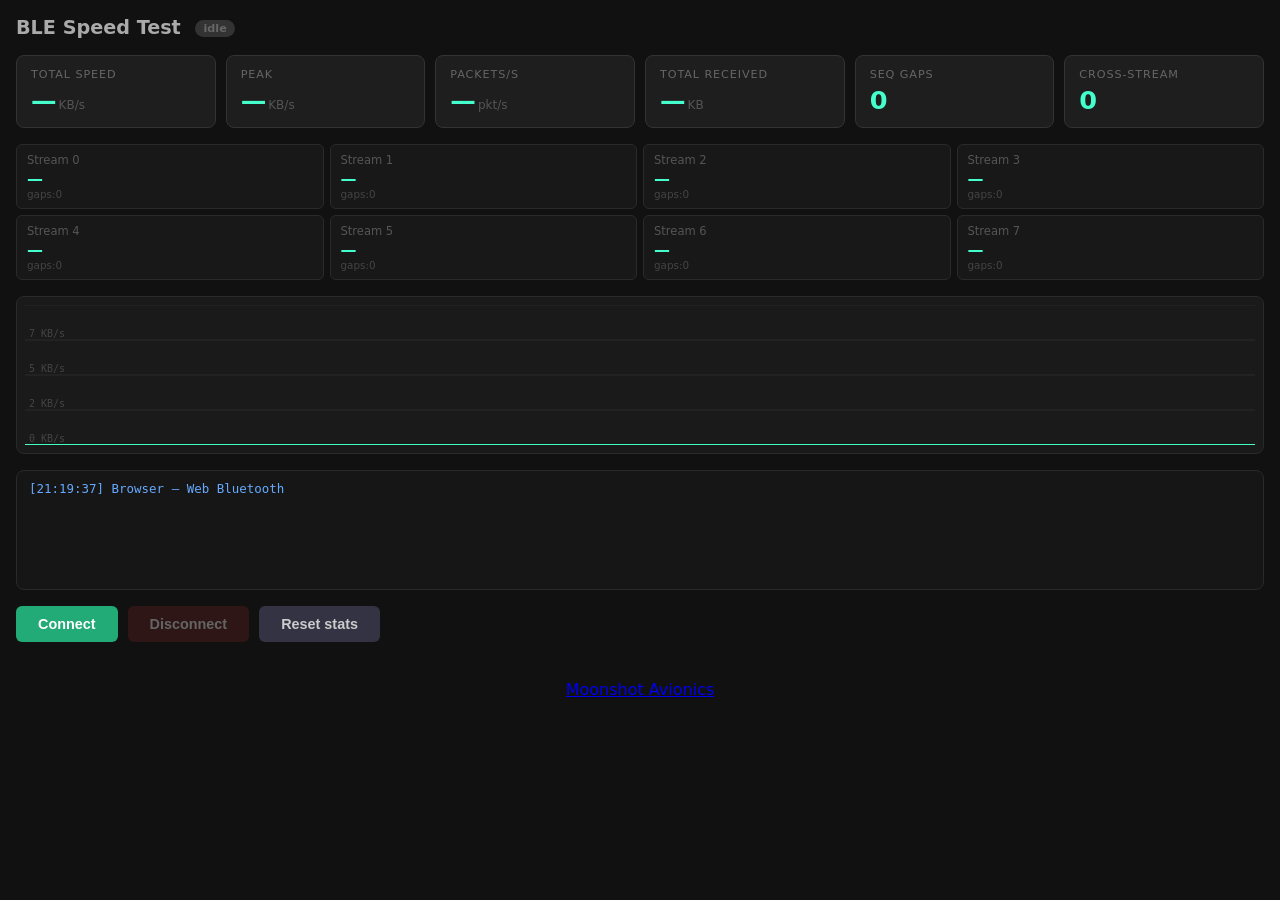
<file: docs/ble_speed_test.html>
<!DOCTYPE html>
<html lang="en">
<head>
<meta charset="UTF-8">
<meta name="viewport" content="width=device-width, initial-scale=1.0">
<title>BLE Speed Test</title>
<script src="ble_adapter.js"></script>
<style>
  * { box-sizing: border-box; margin: 0; padding: 0; }
  body { font-family: 'Segoe UI', system-ui, sans-serif; background: #111; color: #eee; padding: 16px; }
  h1 { font-size: 1.2rem; color: #aaa; margin-bottom: 16px; }
  .stats-grid { display: grid; grid-template-columns: repeat(auto-fit, minmax(140px, 1fr)); gap: 10px; margin-bottom: 16px; }
  .stat-box { background: #1e1e1e; border: 1px solid #333; border-radius: 8px; padding: 12px 14px; }
  .stat-label { font-size: 0.7rem; color: #666; text-transform: uppercase; letter-spacing: 0.08em; margin-bottom: 4px; }
  .stat-value { font-size: 1.6rem; font-weight: 600; color: #4fc; font-variant-numeric: tabular-nums; }
  .stat-unit  { font-size: 0.75rem; color: #555; margin-left: 2px; }
  .stream-grid { display: grid; grid-template-columns: repeat(4, 1fr); gap: 6px; margin-bottom: 16px; }
  .stream-box { background: #181818; border: 1px solid #2a2a2a; border-radius: 6px; padding: 8px 10px; font-size: 0.72rem; }
  .stream-box .s-label { color: #555; margin-bottom: 2px; }
  .stream-box .s-val { font-size: 1rem; font-weight: 600; color: #4fc; font-variant-numeric: tabular-nums; }
  #chart-wrap { background: #1a1a1a; border: 1px solid #2a2a2a; border-radius: 8px; padding: 8px; margin-bottom: 16px; }
  canvas { display: block; width: 100%; height: 140px; }
  .log-box { background: #161616; border: 1px solid #2a2a2a; border-radius: 8px; padding: 10px 12px; font-family: monospace; font-size: 0.78rem; color: #7a7; height: 120px; overflow-y: auto; margin-bottom: 16px; }
  .err { color: #f66; } .info { color: #6af; } .warn { color: #fa8; } .ok { color: #4fc; }
  .btn-row { display: flex; gap: 10px; flex-wrap: wrap; }
  button { padding: 10px 22px; border: none; border-radius: 6px; font-size: 0.9rem; font-weight: 600; cursor: pointer; }
  button:disabled { opacity: 0.35; cursor: default; }
  #btnConnect { background: #2a7; color: #fff; }
  #btnDisconnect { background: #622; color: #fff; }
  #btnReset { background: #334; color: #ccc; }
  .pill { display:inline-block; font-size:0.7rem; padding:2px 8px; border-radius:999px; margin-left:8px; vertical-align:middle; }
  .pill-ok { background:#1a3; color:#afa; }
  .pill-coded { background:#214; color:#9af; }
  .pill-warn { background:#630; color:#fa8; }
  .pill-off { background:#333; color:#666; }
  #modeOverlay { display:none; position:fixed; inset:0; background:rgba(0,0,0,0.75); z-index:100; align-items:center; justify-content:center; }
  #modeOverlay.active { display:flex; }
  #modeDialog { background:#1e1e1e; border:1px solid #444; border-radius:12px; padding:24px; max-width:340px; width:90%; text-align:center; }
  #modeDialog h2 { font-size:1rem; color:#ccc; margin-bottom:6px; }
  #modeDialog p { font-size:0.8rem; color:#666; margin-bottom:20px; line-height:1.5; }
  .mode-btn { display:block; width:100%; padding:14px 16px; border:none; border-radius:8px; font-size:0.9rem; font-weight:600; cursor:pointer; margin-bottom:10px; text-align:left; }
  .mode-btn .mode-title { display:block; color:#fff; font-size:1rem; }
  .mode-btn .mode-sub { display:block; font-size:0.75rem; opacity:0.7; margin-top:2px; }
  #btnMode1M { background:#194; }
  #btnModeCoded { background:#214; }
  #btnModeCoded .mode-title { color:#9af; }
</style>
</head>
<body>
<h1>BLE Speed Test <span class="pill pill-off" id="pill">idle</span></h1>

<div class="stats-grid">
  <div class="stat-box"><div class="stat-label">Total speed</div>
    <div><span class="stat-value" id="s-kbps">—</span><span class="stat-unit">KB/s</span></div></div>
  <div class="stat-box"><div class="stat-label">Peak</div>
    <div><span class="stat-value" id="s-peak">—</span><span class="stat-unit">KB/s</span></div></div>
  <div class="stat-box"><div class="stat-label">Packets/s</div>
    <div><span class="stat-value" id="s-pps">—</span><span class="stat-unit">pkt/s</span></div></div>
  <div class="stat-box"><div class="stat-label">Total received</div>
    <div><span class="stat-value" id="s-total">—</span><span class="stat-unit">KB</span></div></div>
  <div class="stat-box"><div class="stat-label">Seq gaps</div>
    <div><span class="stat-value" id="s-gaps">0</span></div></div>
  <div class="stat-box"><div class="stat-label">Cross-stream</div>
    <div><span class="stat-value" id="s-cross">0</span></div></div>
</div>

<div class="stream-grid" id="streamGrid"></div>
<div id="chart-wrap"><canvas id="chart"></canvas></div>
<div class="log-box" id="log"></div>
<div class="btn-row">
  <button id="btnConnect">Connect</button>
  <button id="btnDisconnect" disabled>Disconnect</button>
  <button id="btnReset">Reset stats</button>
</div>

<div id="modeOverlay">
  <div id="modeDialog">
    <h2>Select PHY mode</h2>
    <p>Choose link layer PHY for this session.</p>
    <button class="mode-btn" id="btnMode1M">
      <span class="mode-title">⚡ 2M PHY — Max throughput</span>
      <span class="mode-sub">~120 KB/s · short range · log download</span>
    </button>
    <button class="mode-btn" id="btnModeCoded">
      <span class="mode-title">📡 Coded PHY S=8 — Long range</span>
      <span class="mode-sub">~10 KB/s · max range · telemetry</span>
    </button>
  </div>
</div>

<div><br />
<br />
<div style="text-align:center;"><a href="https://bucketshoes.github.io/MoonshotAvionics/">Moonshot Avionics</a></div>
<br />
<br />
<br />
</div>

<script>
// ── Config — NUM_STREAMS must match firmware ───────────────────────────────────
const NUM_STREAMS = 8;
const SVC_UUID    = '12345678-1234-1234-1234-123456789abc';
const MODE_UUID   = '12345678-1234-1234-1234-123456789ab8';
const DATA_UUIDS  = Array.from({length: NUM_STREAMS}, (_, i) =>
    `12345678-1234-1234-1234-123456789ab${i}`);
const EXPECTED_SIZE = 500;

let connected = false, currentMode = null;

// Per-stream state
const streamSeq   = new Int32Array(NUM_STREAMS).fill(-1);
const streamBytes = new Uint32Array(NUM_STREAMS);
const streamGaps  = new Uint32Array(NUM_STREAMS);
let totalBytes = 0, windowBytes = 0, windowPkts = 0;
let windowStart = 0, peakKbps = 0, totalGaps = 0, crossStreamErrors = 0;

// ── Per-stream UI ─────────────────────────────────────────────────────────────
const grid = document.getElementById('streamGrid');
Array.from({length: NUM_STREAMS}, (_, i) => {
    const d = document.createElement('div');
    d.className = 'stream-box';
    d.innerHTML = `<div class="s-label">Stream ${i}</div>
                   <div class="s-val" id="sv-${i}">—</div>
                   <div style="font-size:0.65rem;color:#444" id="sg-${i}">gaps:0</div>`;
    grid.appendChild(d);
});

// ── Chart ─────────────────────────────────────────────────────────────────────
const HISTORY = 60;
const history = new Array(HISTORY).fill(0);
const canvas = document.getElementById('chart');
const ctx = canvas.getContext('2d');
function chartRgb() { return currentMode === 'coded' ? '100,170,255' : '68,255,196'; }
function drawChart() {
    const W = canvas.offsetWidth||300, H = canvas.offsetHeight||140;
    canvas.width = W*devicePixelRatio; canvas.height = H*devicePixelRatio;
    ctx.scale(devicePixelRatio, devicePixelRatio);
    ctx.fillStyle = '#1a1a1a'; ctx.fillRect(0,0,W,H);
    const max = Math.max(...history,10), step = W/(HISTORY-1), rgb = chartRgb();
    ctx.strokeStyle='#2a2a2a'; ctx.lineWidth=1;
    for (let i=0;i<=4;i++) {
        const y=H-(i/4)*H;
        ctx.beginPath(); ctx.moveTo(0,y); ctx.lineTo(W,y); ctx.stroke();
        ctx.fillStyle='#444'; ctx.font='10px monospace';
        ctx.fillText(((max*i/4)|0)+' KB/s',4,y-3);
    }
    ctx.beginPath(); ctx.moveTo(0,H);
    history.forEach((v,i)=>ctx.lineTo(i*step,H-(v/max)*H*0.92));
    ctx.lineTo((HISTORY-1)*step,H); ctx.closePath();
    const g=ctx.createLinearGradient(0,0,0,H);
    g.addColorStop(0,`rgba(${rgb},0.55)`); g.addColorStop(1,`rgba(${rgb},0.05)`);
    ctx.fillStyle=g; ctx.fill();
    ctx.beginPath(); ctx.strokeStyle=`rgba(${rgb},1)`; ctx.lineWidth=2;
    history.forEach((v,i)=>{const x=i*step,y=H-(v/max)*H*0.92; i===0?ctx.moveTo(x,y):ctx.lineTo(x,y);});
    ctx.stroke();
}

setInterval(()=>{
    if (!connected) return;
    const elapsed = (performance.now()-windowStart)/1000;
    if (elapsed<=0) return;
    const kbps=(windowBytes/1024)/elapsed, pps=windowPkts/elapsed;
    if (kbps>peakKbps) peakKbps=kbps;
    history.push(kbps); if (history.length>HISTORY) history.shift();
    document.getElementById('s-kbps').textContent  = kbps.toFixed(1);
    document.getElementById('s-peak').textContent  = peakKbps.toFixed(1);
    document.getElementById('s-pps').textContent   = pps.toFixed(0);
    document.getElementById('s-total').textContent = (totalBytes/1024).toFixed(1);
    document.getElementById('s-gaps').textContent  = totalGaps;
    document.getElementById('s-cross').textContent = crossStreamErrors;
    for (let i=0;i<NUM_STREAMS;i++) {
        document.getElementById(`sv-${i}`).textContent = (streamBytes[i]/1024/elapsed).toFixed(1)+' KB/s';
        document.getElementById(`sg-${i}`).textContent = `gaps:${streamGaps[i]}`;
        streamBytes[i]=0;
    }
    windowBytes=windowPkts=0; windowStart=performance.now();
    drawChart();
},1000);

// ── Batch handler — called by both paths, always receives an array ─────────────
// Android: may contain many packets collected over 16ms
// Browser: always single-element array (one per characteristicvaluechanged)
function handleBatch(streamIdx, buffers) {
    for (const buf of buffers) {
        if (buf.byteLength !== EXPECTED_SIZE) continue;
        totalBytes       += EXPECTED_SIZE;
        windowBytes      += EXPECTED_SIZE;
        windowPkts++;
        streamBytes[streamIdx] += EXPECTED_SIZE;
        const view = new DataView(buf);
        const embeddedStream = view.getUint8(0);
        const seq            = view.getUint32(1, true);
        if (embeddedStream !== streamIdx) {
            crossStreamErrors++;
            log(`Cross-stream! char:${streamIdx} header:${embeddedStream}`,'err');
        }
        const prev = streamSeq[streamIdx];
        if (prev >= 0) {
            const expected = (prev+1)>>>0;
            if (seq > expected) {
                const gap = seq-expected;
                streamGaps[streamIdx] += gap;
                totalGaps += gap;
                log(`Stream ${streamIdx} gap +${gap}`,'err');
            }
        }
        streamSeq[streamIdx] = seq;
    }
}

// ── Logging ───────────────────────────────────────────────────────────────────
let logQueue=[], logFlushScheduled=false;
function log(msg,cls='') {
    logQueue.push({msg,cls});
    if (!logFlushScheduled){logFlushScheduled=true;setTimeout(flushLog,200);}
}
function flushLog(){
    logFlushScheduled=false;
    const box=document.getElementById('log'),frag=document.createDocumentFragment();
    const batch=logQueue.splice(0),show=batch.slice(-20);
    if(batch.length>show.length){const el=document.createElement('div');el.className='warn';el.textContent=`... ${batch.length-show.length} suppressed`;frag.appendChild(el);}
    show.forEach(({msg,cls})=>{const el=document.createElement('div');if(cls)el.className=cls;const t=new Date().toLocaleTimeString('en-AU',{hour12:false});el.textContent=`[${t}] ${msg}`;frag.appendChild(el);});
    box.appendChild(frag);
    while(box.children.length>200)box.removeChild(box.firstChild);
    box.scrollTop=box.scrollHeight;
}
function setPill(t,c){const e=document.getElementById('pill');e.textContent=t;e.className='pill '+c;}
function resetStats(){
    totalBytes=windowBytes=windowPkts=peakKbps=totalGaps=crossStreamErrors=0;
    streamSeq.fill(-1);streamBytes.fill(0);streamGaps.fill(0);
    windowStart=performance.now();history.fill(0);
    ['s-kbps','s-peak','s-pps','s-total'].forEach(id=>document.getElementById(id).textContent='—');
    document.getElementById('s-gaps').textContent='0';
    document.getElementById('s-cross').textContent='0';
    for(let i=0;i<NUM_STREAMS;i++){document.getElementById(`sv-${i}`).textContent='—';document.getElementById(`sg-${i}`).textContent='gaps:0';}
    drawChart();log('Stats reset.','info');
}

// ── Mode ──────────────────────────────────────────────────────────────────────
function showModeDialog(){document.getElementById('modeOverlay').classList.add('active');}
function hideModeDialog(){document.getElementById('modeOverlay').classList.remove('active');}
function selectMode(mode){
    hideModeDialog();currentMode=mode;
    NativeBLE.writeMode(SVC_UUID,MODE_UUID,mode==='coded'?0x01:0x00);
    if(mode==='coded'){log('Coded PHY S=8','ok');setPill('coded PHY','pill-coded');}
    else{log('2M PHY','ok');setPill('streaming 2M','pill-ok');}
    resetStats();
}
document.getElementById('btnMode1M').addEventListener('click',()=>selectMode('1m'));
document.getElementById('btnModeCoded').addEventListener('click',()=>selectMode('coded'));

// ── BLE event handlers ────────────────────────────────────────────────────────
function onConnected() {
    connected=true;
    log('Connected — subscribing...','info');
    setPill('connected','pill-warn');
    document.getElementById('btnConnect').disabled=true;
    document.getElementById('btnDisconnect').disabled=false;
    // Subscribe to all streams (native path — web path subscribes in connect())
    if (NativeBLE.isNative) {
        DATA_UUIDS.forEach((uuid,i) => NativeBLE.subscribe(SVC_UUID, uuid, i));
    }
    setTimeout(showModeDialog, NativeBLE.isNative ? 200 : 0);
}

function onDisconnected() {
    connected=false;currentMode=null;
    hideModeDialog();setPill('disconnected','pill-warn');
    log('Disconnected.','warn');
    document.getElementById('btnConnect').disabled=false;
    document.getElementById('btnDisconnect').disabled=true;
}

// ── Connect button ────────────────────────────────────────────────────────────
document.getElementById('btnConnect').addEventListener('click', async ()=>{
    log('Scanning...','info');
    try {
        await NativeBLE.requestDevice(SVC_UUID, DATA_UUIDS, MODE_UUID, {
            onDeviceFound: (id, name) => {
                log(`Found: ${name} — connecting...`,'info');
                NativeBLE.connect(id, SVC_UUID, DATA_UUIDS, MODE_UUID);
            },
            onConnected,
            onDisconnected,
            onBatch: handleBatch,
            onError: msg => log('BLE: '+msg,'err'),
        });
    } catch(e) { log('Error: '+e.message,'err'); }
});

document.getElementById('btnDisconnect').addEventListener('click',()=>NativeBLE.disconnect());
document.getElementById('btnReset').addEventListener('click',resetStats);
window.addEventListener('resize',drawChart);
drawChart();
log(NativeBLE.isNative?'Native app — Coded PHY + batched delivery':'Browser — Web Bluetooth','info');
</script>
</body>
</html>
</file>
